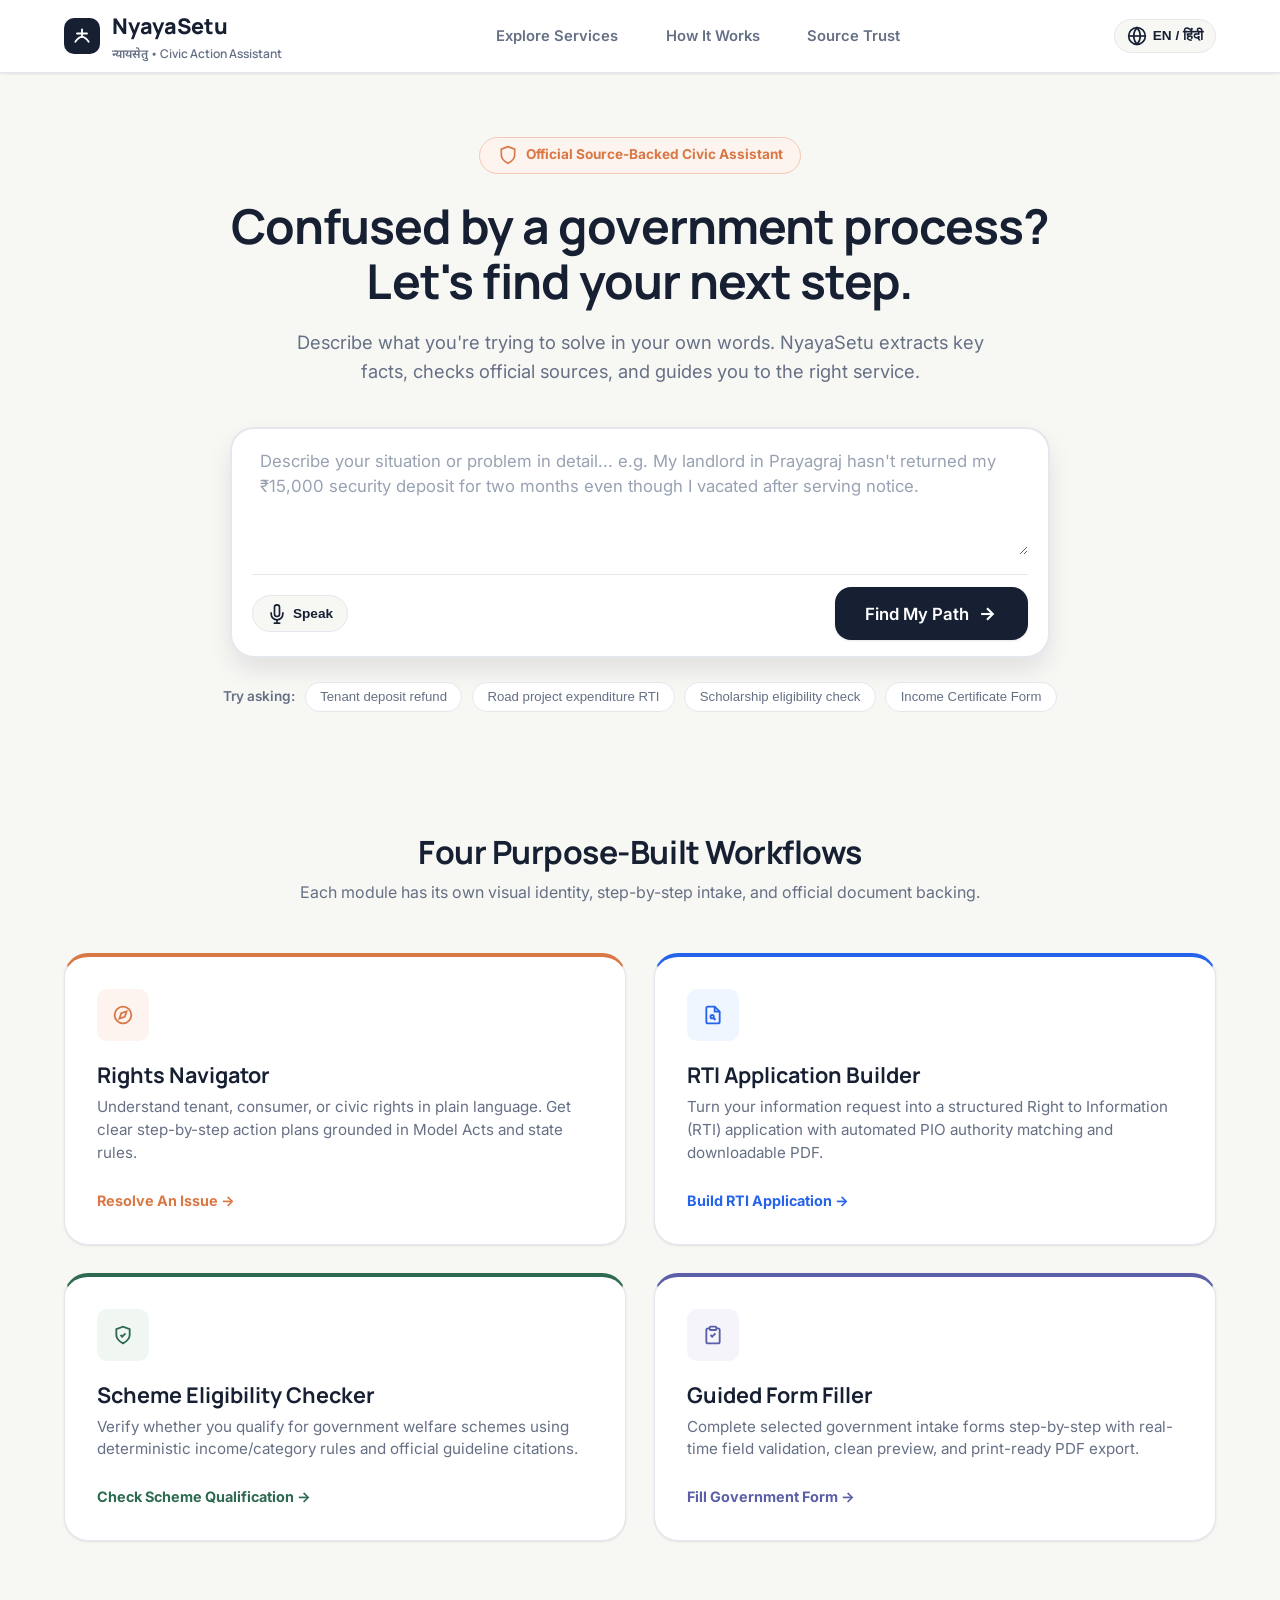
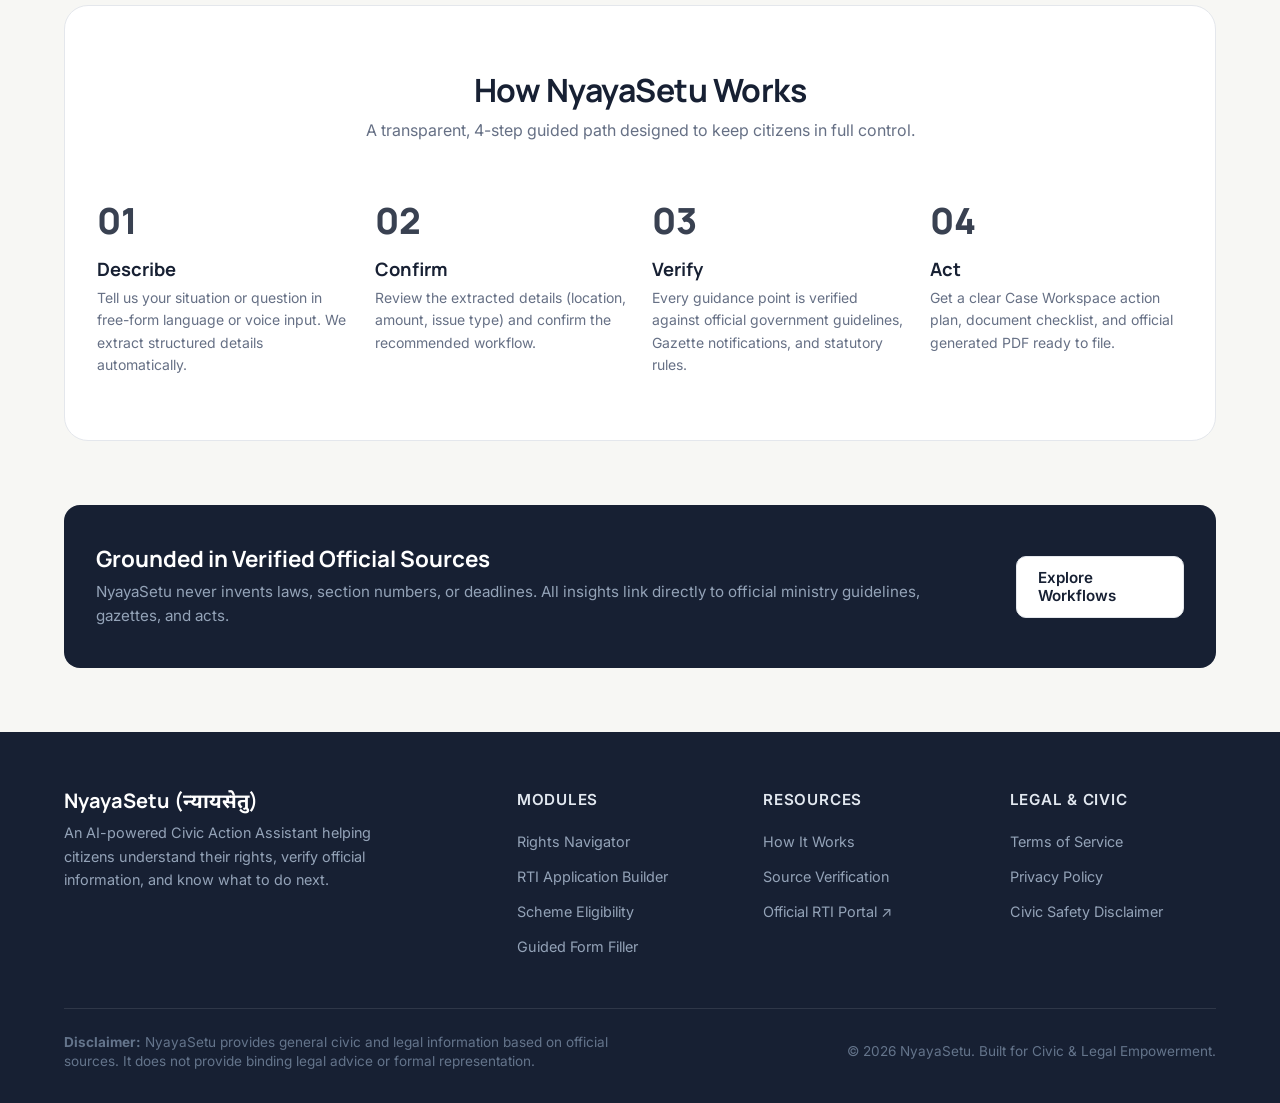
<file: index.html>
<!DOCTYPE html>
<html lang="en">
<head>
  <meta charset="UTF-8">
  <meta name="viewport" content="width=device-width, initial-scale=1.0">
  <title>NyayaSetu — AI for Civic & Legal Empowerment</title>
  <meta name="description" content="Understand your civic rights, verify official information, build RTI applications, and check scheme eligibility with NyayaSetu.">
  
  <!-- CSS Stylesheets -->
  <link rel="stylesheet" href="/css/variables.css">
  <link rel="stylesheet" href="/css/base.css">
  <link rel="stylesheet" href="/css/navbar.css">
  <link rel="stylesheet" href="/css/components.css">
  <link rel="stylesheet" href="/css/home.css">
  <link rel="stylesheet" href="/css/responsive.css">
</head>
<body>

  <!-- Navigation Header -->
  <header class="navbar">
    <div class="container navbar-container">
      <a href="/" class="brand-logo" id="nav-brand">
        <div class="logo-icon">
          <!-- Bridge / Path Icon -->
          <svg class="icon" viewBox="0 0 24 24" fill="none" stroke="currentColor" stroke-width="2.2" stroke-linecap="round" stroke-linejoin="round">
            <path d="M4 19C4 19 8 13 12 13C16 13 20 19 20 19"></path>
            <path d="M12 4V13"></path>
            <path d="M6 9L18 9"></path>
          </svg>
        </div>
        <div>
          <span>NyayaSetu</span>
          <span class="brand-subtext">न्यायसेतु • Civic Action Assistant</span>
        </div>
      </a>

      <ul class="nav-links" id="main-nav-links">
        <li><a href="#services" class="nav-link">Explore Services</a></li>
        <li><a href="#how-it-works" class="nav-link">How It Works</a></li>
        <li><a href="#trust" class="nav-link">Source Trust</a></li>
      </ul>

      <div class="nav-actions">
        <button class="lang-selector" id="lang-toggle-btn" title="Toggle Language">
          <svg class="icon" viewBox="0 0 24 24" fill="none" stroke="currentColor" stroke-width="2">
            <circle cx="12" cy="12" r="10"></circle>
            <line x1="2" y1="12" x2="22" y2="12"></line>
            <path d="M12 2a15.3 15.3 0 0 1 4 10 15.3 15.3 0 0 1-4 10 15.3 15.3 0 0 1-4-10 15.3 15.3 0 0 1 4-10z"></path>
          </svg>
          <span id="current-lang-text">EN / हिंदी</span>
        </button>

        <!-- Mobile Navigation Toggle Hamburger Button -->
        <button class="nav-toggle-btn" id="nav-toggle-btn" aria-label="Toggle navigation menu" aria-expanded="false">
          <svg class="icon" viewBox="0 0 24 24" fill="none" stroke="currentColor" stroke-width="2">
            <line x1="3" y1="12" x2="21" y2="12"></line>
            <line x1="3" y1="6" x2="21" y2="6"></line>
            <line x1="3" y1="18" x2="21" y2="18"></line>
          </svg>
        </button>
      </div>
    </div>
  </header>

  <!-- Main Content Wrapper -->
  <main id="app-main">
    
    <!-- Hero Section -->
    <section class="hero-section">
      <div class="container">
        <div class="hero-tag">
          <svg class="icon" viewBox="0 0 24 24" fill="none" stroke="currentColor" stroke-width="2">
            <path d="M12 22s8-4 8-10V5l-8-3-8 3v7c0 6 8 10 8 10z"></path>
          </svg>
          <span>Official Source-Backed Civic Assistant</span>
        </div>

        <h1 class="hero-title">
          Confused by a government process?<br>Let's find your next step.
        </h1>

        <p class="hero-subtitle">
          Describe what you're trying to solve in your own words. NyayaSetu extracts key facts, checks official sources, and guides you to the right service.
        </p>

        <!-- Search / Natural Language Problem Textarea Box -->
        <div class="hero-input-box">
          <div class="hero-textarea-wrapper">
            <textarea id="hero-query-input" class="hero-textarea" placeholder="Describe your situation or problem in detail... e.g. My landlord in Prayagraj hasn't returned my ₹15,000 security deposit for two months even though I vacated after serving notice." aria-label="What are you trying to solve?"></textarea>
          </div>

          <div class="hero-input-actions">
            <div class="hero-input-tools">
              <!-- Voice Microphone Button -->
              <button type="button" class="mic-btn" id="mic-btn" aria-label="Use voice input" aria-pressed="false">
                <svg class="icon" viewBox="0 0 24 24" fill="none" stroke="currentColor" stroke-width="2">
                  <path d="M12 1a3 3 0 0 0-3 3v8a3 3 0 0 0 6 0V4a3 3 0 0 0-3-3z"></path>
                  <path d="M19 10v2a7 7 0 0 1-14 0v-2"></path>
                  <line x1="12" y1="19" x2="12" y2="23"></line>
                  <line x1="8" y1="23" x2="16" y2="23"></line>
                </svg>
                <span class="mic-label">Speak</span>
              </button>

              <button type="button" class="clear-text-btn" id="clear-text-btn">✕ Clear</button>
            </div>

            <button type="button" class="btn btn-primary btn-lg" id="hero-submit-btn">
              <span>Find My Path</span>
              <svg class="icon" viewBox="0 0 24 24" fill="none" stroke="currentColor" stroke-width="2.5">
                <line x1="5" y1="12" x2="19" y2="12"></line>
                <polyline points="12 5 19 12 12 19"></polyline>
              </svg>
            </button>
          </div>
        </div>

        <!-- Extraction Confirmation Container (Populated dynamically when user submits) -->
        <div id="confirmation-container"></div>

        <!-- Sample Query Pills -->
        <div class="hero-examples">
          <span class="hero-examples-label">Try asking:</span>
          <button type="button" class="example-pill" data-query="My landlord in Prayagraj has not returned my ₹15,000 security deposit for two months. I asked him twice.">Tenant deposit refund</button>
          <button type="button" class="example-pill" data-query="I want to know how much money was sanctioned and spent on repairing the main road in Rampur village during 2023-2024.">Road project expenditure RTI</button>
          <button type="button" class="example-pill" data-query="I am a college student from Uttar Pradesh with family income under ₹2.5 Lakhs. Can I apply for Post-Matric Scholarship?">Scholarship eligibility check</button>
          <button type="button" class="example-pill" data-query="I need help filling an application form for Income Certificate at Tahsildar office.">Income Certificate Form</button>
        </div>
      </div>
    </section>

    <!-- Four Services Grid -->
    <section class="services-section" id="services">
      <div class="container">
        <div class="section-header">
          <h2>Four Purpose-Built Workflows</h2>
          <p>Each module has its own visual identity, step-by-step intake, and official document backing.</p>
        </div>

        <div class="services-grid">
          
          <!-- Service Card 1: Rights Navigator (Terracotta Accent) -->
          <a href="/pages/rights.html" class="service-card" id="card-rights">
            <div>
              <div class="service-icon-box">
                <svg class="icon" viewBox="0 0 24 24" fill="none" stroke="currentColor" stroke-width="2.2">
                  <circle cx="12" cy="12" r="10"></circle>
                  <polygon points="16.24 7.76 14.12 14.12 7.76 16.24 9.88 9.88 16.24 7.76"></polygon>
                </svg>
              </div>
              <h3>Rights Navigator</h3>
              <p>Understand tenant, consumer, or civic rights in plain language. Get clear step-by-step action plans grounded in Model Acts and state rules.</p>
            </div>
            <span class="service-link-text">
              Resolve An Issue →
            </span>
          </a>

          <!-- Service Card 2: RTI Application Builder (Deep Blue Accent) -->
          <a href="/pages/rti.html" class="service-card" id="card-rti">
            <div>
              <div class="service-icon-box">
                <svg class="icon" viewBox="0 0 24 24" fill="none" stroke="currentColor" stroke-width="2.2">
                  <path d="M14 2H6a2 2 0 0 0-2 2v16a2 2 0 0 0 2 2h12a2 2 0 0 0 2-2V8z"></path>
                  <polyline points="14 2 14 8 20 8"></polyline>
                  <circle cx="11" cy="14" r="2"></circle>
                  <line x1="12.5" y1="15.5" x2="15" y2="18"></line>
                </svg>
              </div>
              <h3>RTI Application Builder</h3>
              <p>Turn your information request into a structured Right to Information (RTI) application with automated PIO authority matching and downloadable PDF.</p>
            </div>
            <span class="service-link-text">
              Build RTI Application →
            </span>
          </a>

          <!-- Service Card 3: Scheme Eligibility Checker (Muted Green Accent) -->
          <a href="/pages/schemes.html" class="service-card" id="card-schemes">
            <div>
              <div class="service-icon-box">
                <svg class="icon" viewBox="0 0 24 24" fill="none" stroke="currentColor" stroke-width="2.2">
                  <path d="M12 22s8-4 8-10V5l-8-3-8 3v7c0 6 8 10 8 10z"></path>
                  <polyline points="9 12 11 14 15 10"></polyline>
                </svg>
              </div>
              <h3>Scheme Eligibility Checker</h3>
              <p>Verify whether you qualify for government welfare schemes using deterministic income/category rules and official guideline citations.</p>
            </div>
            <span class="service-link-text">
              Check Scheme Qualification →
            </span>
          </a>

          <!-- Service Card 4: Guided Form Filler (Muted Indigo Accent) -->
          <a href="/pages/forms.html" class="service-card" id="card-forms">
            <div>
              <div class="service-icon-box">
                <svg class="icon" viewBox="0 0 24 24" fill="none" stroke="currentColor" stroke-width="2.2">
                  <path d="M16 4h2a2 2 0 0 1 2 2v14a2 2 0 0 1-2 2H6a2 2 0 0 1-2-2V6a2 2 0 0 1 2-2h2"></path>
                  <rect x="8" y="2" width="8" height="4" rx="1" ry="1"></rect>
                  <path d="M9 12l2 2 4-4"></path>
                </svg>
              </div>
              <h3>Guided Form Filler</h3>
              <p>Complete selected government intake forms step-by-step with real-time field validation, clean preview, and print-ready PDF export.</p>
            </div>
            <span class="service-link-text">
              Fill Government Form →
            </span>
          </a>

        </div>
      </div>
    </section>

    <!-- How It Works Section -->
    <section class="container" id="how-it-works">
      <div class="how-it-works-section">
        <div class="section-header">
          <h2>How NyayaSetu Works</h2>
          <p>A transparent, 4-step guided path designed to keep citizens in full control.</p>
        </div>

        <div class="steps-grid">
          
          <div class="step-card">
            <div class="step-badge">01</div>
            <h4>Describe</h4>
            <p>Tell us your situation or question in free-form language or voice input. We extract structured details automatically.</p>
          </div>

          <div class="step-card">
            <div class="step-badge">02</div>
            <h4>Confirm</h4>
            <p>Review the extracted details (location, amount, issue type) and confirm the recommended workflow.</p>
          </div>

          <div class="step-card">
            <div class="step-badge">03</div>
            <h4>Verify</h4>
            <p>Every guidance point is verified against official government guidelines, Gazette notifications, and statutory rules.</p>
          </div>

          <div class="step-card">
            <div class="step-badge">04</div>
            <h4>Act</h4>
            <p>Get a clear Case Workspace action plan, document checklist, and official generated PDF ready to file.</p>
          </div>

        </div>
      </div>
    </section>

    <!-- Trust & Source Reliability Section -->
    <section class="container" id="trust">
      <div class="trust-banner">
        <div class="trust-content">
          <h3>Grounded in Verified Official Sources</h3>
          <p>NyayaSetu never invents laws, section numbers, or deadlines. All insights link directly to official ministry guidelines, gazettes, and acts.</p>
        </div>
        <div>
          <a href="#services" class="btn btn-outline" style="background-color: #FFFFFF; color: var(--primary-navy);">
            Explore Workflows
          </a>
        </div>
      </div>
    </section>

  </main>

  <!-- Footer -->
  <footer class="footer">
    <div class="container">
      <div class="footer-grid">
        <div class="footer-brand">
          <h3>NyayaSetu (न्यायसेतु)</h3>
          <p>An AI-powered Civic Action Assistant helping citizens understand their rights, verify official information, and know what to do next.</p>
        </div>

        <div>
          <div class="footer-title">Modules</div>
          <ul class="footer-links">
            <li><a href="/pages/rights.html">Rights Navigator</a></li>
            <li><a href="/pages/rti.html">RTI Application Builder</a></li>
            <li><a href="/pages/schemes.html">Scheme Eligibility</a></li>
            <li><a href="/pages/forms.html">Guided Form Filler</a></li>
          </ul>
        </div>

        <div>
          <div class="footer-title">Resources</div>
          <ul class="footer-links">
            <li><a href="#how-it-works">How It Works</a></li>
            <li><a href="#trust">Source Verification</a></li>
            <li><a href="https://rti.gov.in" target="_blank" rel="noopener">Official RTI Portal ↗</a></li>
          </ul>
        </div>

        <div>
          <div class="footer-title">Legal & Civic</div>
          <ul class="footer-links">
            <li><a href="#">Terms of Service</a></li>
            <li><a href="#">Privacy Policy</a></li>
            <li><a href="#">Civic Safety Disclaimer</a></li>
          </ul>
        </div>
      </div>

      <div class="footer-bottom">
        <div class="footer-disclaimer">
          <strong>Disclaimer:</strong> NyayaSetu provides general civic and legal information based on official sources. It does not provide binding legal advice or formal representation.
        </div>
        <div>
          © 2026 NyayaSetu. Built for Civic & Legal Empowerment.
        </div>
      </div>
    </div>
  </footer>

  <!-- Core JavaScript Controllers -->
  <script src="/js/translator.js"></script>
  <script src="/js/api.js"></script>
  <script src="/js/ui.js"></script>
  <script src="/js/navigation.js"></script>
  <script src="/js/voice.js"></script>
  <script src="/js/validation.js"></script>
  <script src="/js/app.js"></script>
</body>
</html>
</file>
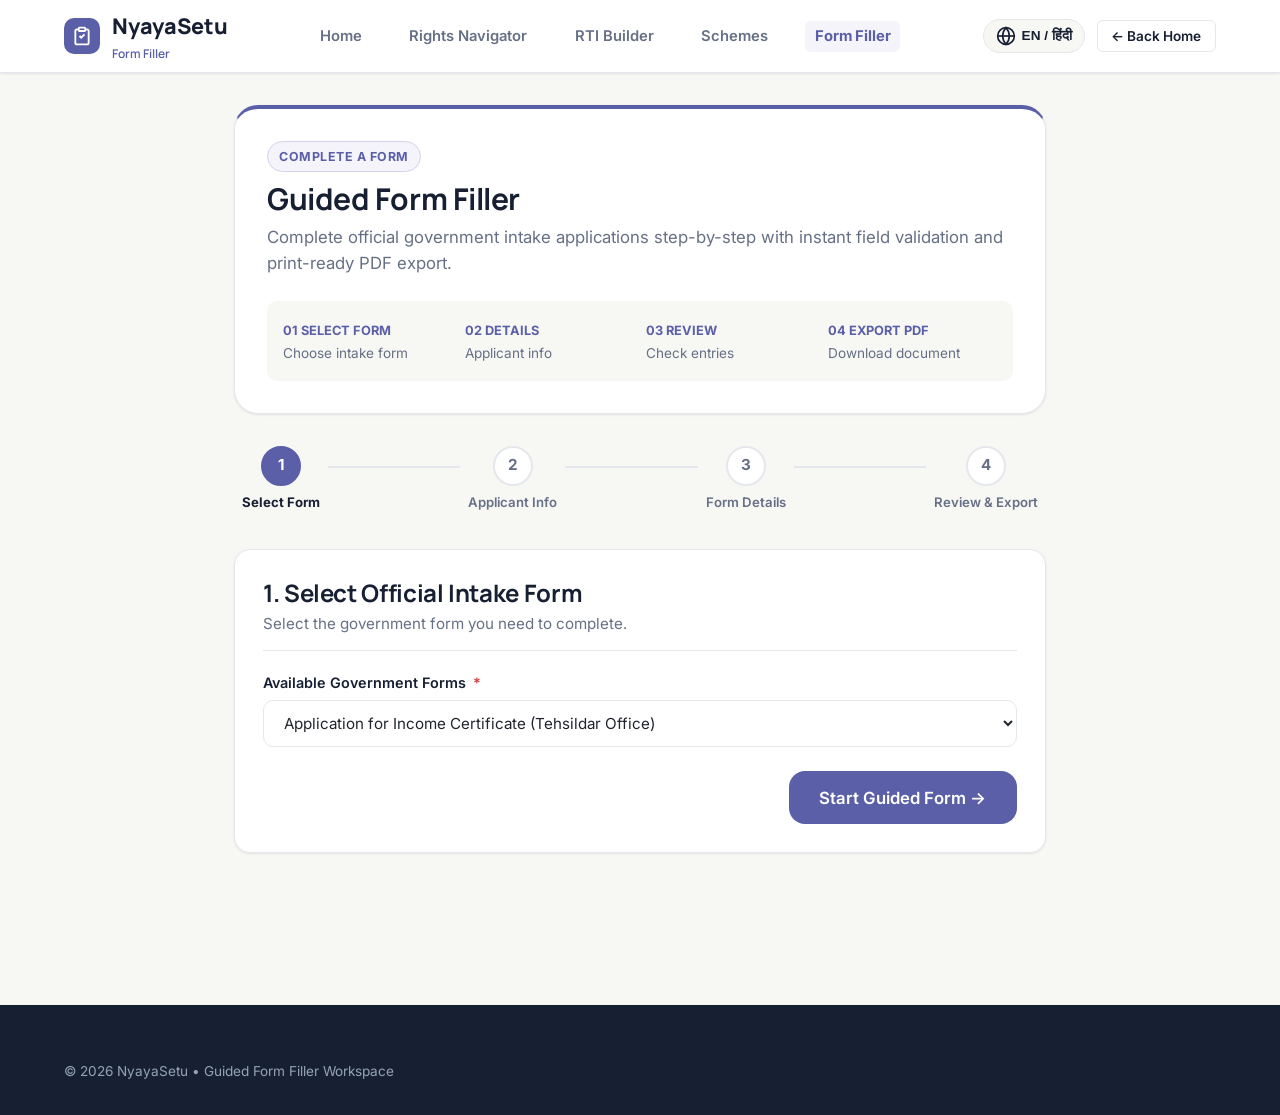
<file: pages/forms.html>
<!DOCTYPE html>
<html lang="en">
<head>
  <meta charset="UTF-8">
  <meta name="viewport" content="width=device-width, initial-scale=1.0">
  <title>Guided Form Filler — NyayaSetu</title>
  <meta name="description" content="Complete official government intake forms step-by-step with real-time field validation and PDF download.">
  
  <link rel="stylesheet" href="/css/variables.css">
  <link rel="stylesheet" href="/css/base.css">
  <link rel="stylesheet" href="/css/navbar.css">
  <link rel="stylesheet" href="/css/components.css">
  <link rel="stylesheet" href="/css/forms.css">
  <link rel="stylesheet" href="/css/responsive.css">
</head>
<body>

  <!-- Navbar -->
  <header class="navbar">
    <div class="container navbar-container">
      <a href="/" class="brand-logo">
        <div class="logo-icon" style="background-color: var(--accent-form);">
          <svg class="icon" viewBox="0 0 24 24" fill="none" stroke="currentColor" stroke-width="2.2">
            <path d="M16 4h2a2 2 0 0 1 2 2v14a2 2 0 0 1-2 2H6a2 2 0 0 1-2-2V6a2 2 0 0 1 2-2h2"></path>
            <rect x="8" y="2" width="8" height="4" rx="1" ry="1"></rect>
            <path d="M9 12l2 2 4-4"></path>
          </svg>
        </div>
        <div>
          <span>NyayaSetu</span>
          <span class="brand-subtext" style="color: var(--accent-form);">Form Filler</span>
        </div>
      </a>

      <ul class="nav-links">
        <li><a href="/" class="nav-link">Home</a></li>
        <li><a href="/pages/rights.html" class="nav-link">Rights Navigator</a></li>
        <li><a href="/pages/rti.html" class="nav-link">RTI Builder</a></li>
        <li><a href="/pages/schemes.html" class="nav-link">Schemes</a></li>
        <li><a href="/pages/forms.html" class="nav-link active active-forms">Form Filler</a></li>
      </ul>

      <div class="nav-actions">
        <button class="lang-selector" id="lang-toggle-btn" title="Toggle Language">
          <svg class="icon" viewBox="0 0 24 24" fill="none" stroke="currentColor" stroke-width="2">
            <circle cx="12" cy="12" r="10"></circle>
            <line x1="2" y1="12" x2="22" y2="12"></line>
            <path d="M12 2a15.3 15.3 0 0 1 4 10 15.3 15.3 0 0 1-4 10 15.3 15.3 0 0 1-4-10 15.3 15.3 0 0 1 4-10z"></path>
          </svg>
          <span id="current-lang-text">EN / हिंदी</span>
        </button>
        <a href="/" class="btn btn-sm btn-outline">← Back Home</a>
        <button class="nav-toggle-btn" id="nav-toggle-btn" aria-label="Toggle menu">
          <svg class="icon" viewBox="0 0 24 24" fill="none" stroke="currentColor" stroke-width="2">
            <line x1="3" y1="12" x2="21" y2="12"></line>
            <line x1="3" y1="6" x2="21" y2="6"></line>
            <line x1="3" y1="18" x2="21" y2="18"></line>
          </svg>
        </button>
      </div>
    </div>
  </header>

  <main id="app-main" class="container-narrow" style="padding-top: 2rem;">

    <!-- Feature Overview Landing Header -->
    <div class="feature-landing-header form-theme">
      <div style="display: flex; align-items: center; gap: 0.75rem; margin-bottom: 0.5rem;">
        <span class="badge" style="background-color: var(--accent-form-light); color: var(--accent-form); border: 1px solid var(--accent-form-border);">
          COMPLETE A FORM
        </span>
      </div>
      <h2>Guided Form Filler</h2>
      <p style="margin-top: 0.35rem; font-size: 1.05rem;">
        Complete official government intake applications step-by-step with instant field validation and print-ready PDF export.
      </p>
      
      <div style="display: grid; grid-template-columns: repeat(4, 1fr); gap: 0.75rem; margin-top: 1.5rem; background-color: var(--bg-warm); padding: 1rem; border-radius: var(--radius-md);">
        <div>
          <strong style="font-size: 0.8rem; color: var(--accent-form);">01 SELECT FORM</strong>
          <div style="font-size: 0.85rem; color: var(--text-secondary);">Choose intake form</div>
        </div>
        <div>
          <strong style="font-size: 0.8rem; color: var(--accent-form);">02 DETAILS</strong>
          <div style="font-size: 0.85rem; color: var(--text-secondary);">Applicant info</div>
        </div>
        <div>
          <strong style="font-size: 0.8rem; color: var(--accent-form);">03 REVIEW</strong>
          <div style="font-size: 0.85rem; color: var(--text-secondary);">Check entries</div>
        </div>
        <div>
          <strong style="font-size: 0.8rem; color: var(--accent-form);">04 EXPORT PDF</strong>
          <div style="font-size: 0.85rem; color: var(--text-secondary);">Download document</div>
        </div>
      </div>
    </div>

    <!-- Stepper -->
    <div class="stepper stepper-forms">
      <div class="step-item active" id="step-indicator-1">
        <div class="step-number">1</div>
        <span class="step-label">Select Form</span>
      </div>
      <div class="step-item" id="step-indicator-2">
        <div class="step-number">2</div>
        <span class="step-label">Applicant Info</span>
      </div>
      <div class="step-item" id="step-indicator-3">
        <div class="step-number">3</div>
        <span class="step-label">Form Details</span>
      </div>
      <div class="step-item" id="step-indicator-4">
        <div class="step-number">4</div>
        <span class="step-label">Review & Export</span>
      </div>
    </div>

    <!-- Step 1: Form Selection -->
    <div id="step-view-1">
      <div class="card">
        <div class="card-header">
          <h2>1. Select Official Intake Form</h2>
          <p>Select the government form you need to complete.</p>
        </div>

        <form id="form-step-1-form" onsubmit="event.preventDefault();">
          <div class="form-group">
            <label for="form-type-select" class="form-label">Available Government Forms <span class="required">*</span></label>
            <select id="form-type-select" class="form-control">
              <option value="income_cert">Application for Income Certificate (Tehsildar Office)</option>
              <option value="cpgrams_grievance">CPGRAMS Public Grievance Intake Form</option>
              <option value="consumer_complaint">Consumer Dispute Redressal Complaint Application</option>
            </select>
          </div>

          <div style="display: flex; justify-content: flex-end; margin-top: 1.5rem;">
            <button type="button" class="btn btn-form btn-lg" id="form-next-btn-1">
              <span>Start Guided Form →</span>
            </button>
          </div>
        </form>
      </div>
    </div>

    <!-- Step 2: Personal Details -->
    <div id="step-view-2" style="display: none;">
      <div class="card">
        <div class="card-header">
          <h2>2. Personal & Contact Details</h2>
          <p>Please enter basic applicant information.</p>
        </div>

        <form id="form-step-2-form" onsubmit="event.preventDefault();">
          <div class="form-group">
            <label for="form-full-name" class="form-label">Full Name (as per Aadhaar/ID) <span class="required">*</span></label>
            <input type="text" id="form-full-name" class="form-control" placeholder="e.g. Sunita Devi" required>
          </div>

          <div style="display: grid; grid-template-columns: 1fr 1fr; gap: 1rem;">
            <div class="form-group">
              <label for="form-mobile" class="form-label">Mobile Number <span class="required">*</span></label>
              <input type="tel" id="form-mobile" class="form-control" placeholder="e.g. 9876543210" required>
            </div>
            <div class="form-group">
              <label for="form-aadhaar-last4" class="form-label">Aadhaar (Last 4 Digits)</label>
              <input type="text" id="form-aadhaar-last4" class="form-control" placeholder="e.g. 4321" maxlength="4">
            </div>
          </div>

          <div class="form-group">
            <label for="form-address" class="form-label">Permanent Address <span class="required">*</span></label>
            <textarea id="form-address" class="form-control" placeholder="Village / Ward / Street address..." required></textarea>
          </div>

          <div style="display: flex; justify-content: space-between; margin-top: 1.5rem;">
            <button type="button" class="btn btn-outline" onclick="Navigation.goToStep(1)">← Back</button>
            <button type="button" class="btn btn-form btn-lg" id="form-next-btn-2">
              <span>Continue to Form Specifics →</span>
            </button>
          </div>
        </form>
      </div>
    </div>

    <!-- Step 3: Specific Form Fields -->
    <div id="step-view-3" style="display: none;">
      <div class="card">
        <div class="card-header">
          <h2>3. Specific Form Fields</h2>
          <p>Provide specific information requested by the selected authority form.</p>
        </div>

        <form id="form-step-3-form" onsubmit="event.preventDefault();">
          <div id="dynamic-form-fields">
            <!-- Rendered dynamically based on form choice -->
          </div>

          <div style="display: flex; justify-content: space-between; margin-top: 2rem;">
            <button type="button" class="btn btn-outline" onclick="Navigation.goToStep(2)">← Back</button>
            <button type="button" class="btn btn-form btn-lg" id="form-review-btn">
              <span>Review Complete Form →</span>
            </button>
          </div>
        </form>
      </div>
    </div>

    <!-- Step 4: Complete Review & PDF Export -->
    <div id="step-view-4" style="display: none;">
      <div class="card">
        <div class="card-header">
          <h2>4. Review & Export Form</h2>
          <p>Verify your details before exporting your final PDF.</p>
        </div>

        <div id="form-review-summary">
          <!-- Rendered review summary -->
        </div>

        <div style="display: flex; justify-content: space-between; margin-top: 2rem; flex-wrap: wrap; gap: 1rem;">
          <button type="button" class="btn btn-outline" onclick="Navigation.goToStep(3)">← Edit Details</button>
          <button type="button" class="btn btn-form btn-lg" id="form-export-pdf-btn">
            <svg class="icon" viewBox="0 0 24 24" fill="none" stroke="currentColor" stroke-width="2">
              <path d="M21 15v4a2 2 0 0 1-2 2H5a2 2 0 0 1-2-2v-4"></path>
              <polyline points="7 10 12 15 17 10"></polyline>
              <line x1="12" y1="15" x2="12" y2="3"></line>
            </svg>
            <span>Download Completed Form PDF</span>
          </button>
        </div>
      </div>
    </div>

  </main>

  <footer class="footer" style="margin-top: 4rem;">
    <div class="container text-center" style="font-size: 0.85rem; color: #94A3B8;">
      © 2026 NyayaSetu • Guided Form Filler Workspace
    </div>
  </footer>

  <script src="/js/translator.js"></script>
  <script src="/js/api.js"></script>
  <script src="/js/ui.js"></script>
  <script src="/js/navigation.js"></script>
  <script src="/js/validation.js"></script>
  <script src="/js/forms.js"></script>
</body>
</html>
</file>
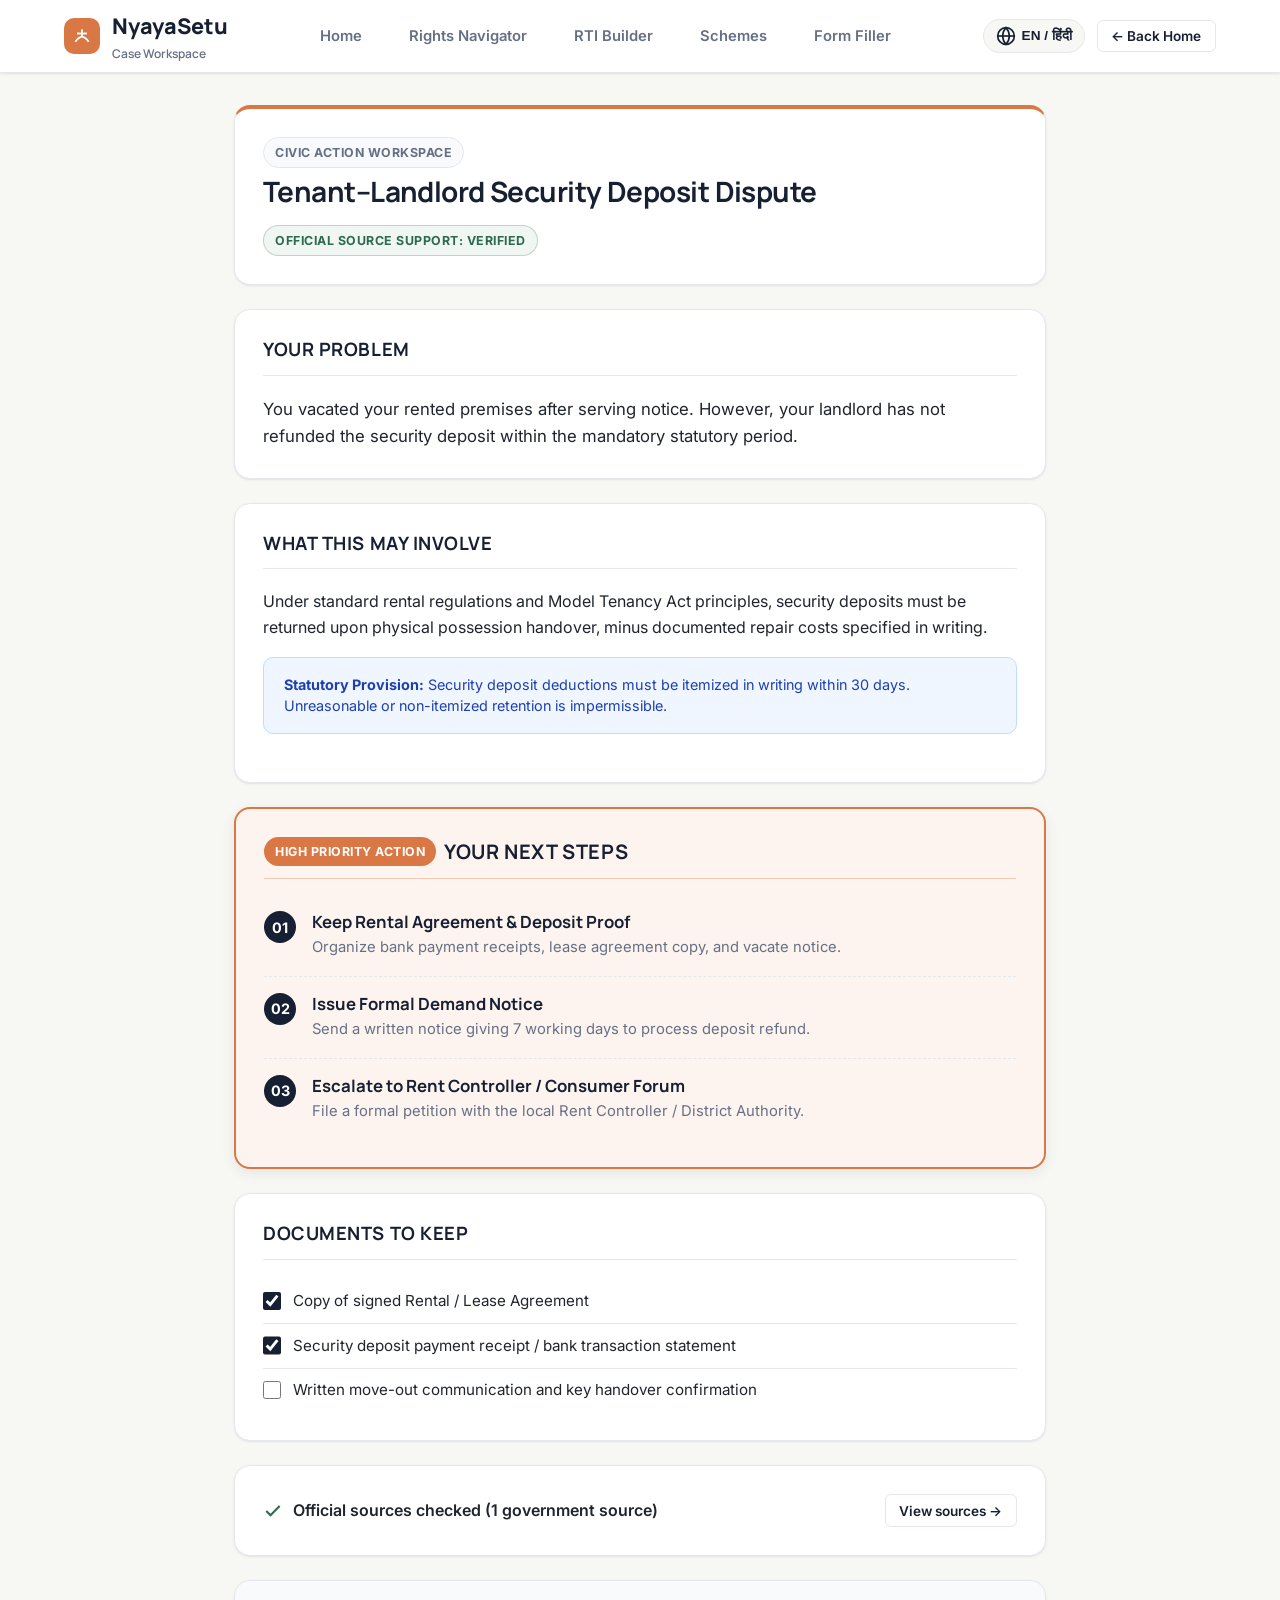
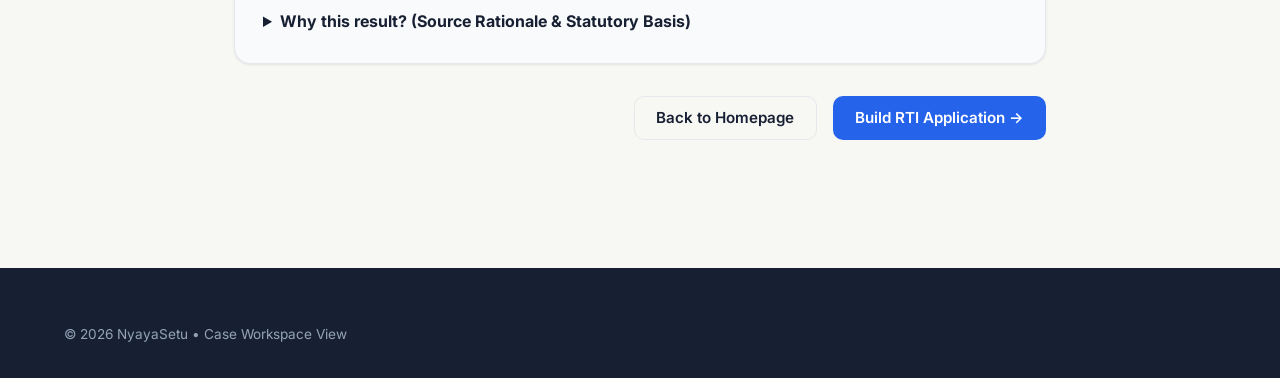
<file: pages/result.html>
<!DOCTYPE html>
<html lang="en">
<head>
  <meta charset="UTF-8">
  <meta name="viewport" content="width=device-width, initial-scale=1.0">
  <title>Case Guidance Workspace — NyayaSetu</title>
  <meta name="description" content="Structured civic guidance workspace with verified official sources and actionable step-by-step guidance.">
  
  <link rel="stylesheet" href="/css/variables.css">
  <link rel="stylesheet" href="/css/base.css">
  <link rel="stylesheet" href="/css/navbar.css">
  <link rel="stylesheet" href="/css/components.css">
  <link rel="stylesheet" href="/css/responsive.css">
</head>
<body>

  <!-- Navbar -->
  <header class="navbar">
    <div class="container navbar-container">
      <a href="/" class="brand-logo">
        <div class="logo-icon" style="background-color: var(--accent-rights);">
          <svg class="icon" viewBox="0 0 24 24" fill="none" stroke="currentColor" stroke-width="2.2">
            <path d="M4 19C4 19 8 13 12 13C16 13 20 19 20 19"></path>
            <path d="M12 4V13"></path>
            <path d="M6 9L18 9"></path>
          </svg>
        </div>
        <div>
          <span>NyayaSetu</span>
          <span class="brand-subtext">Case Workspace</span>
        </div>
      </a>

      <ul class="nav-links">
        <li><a href="/" class="nav-link">Home</a></li>
        <li><a href="/pages/rights.html" class="nav-link">Rights Navigator</a></li>
        <li><a href="/pages/rti.html" class="nav-link">RTI Builder</a></li>
        <li><a href="/pages/schemes.html" class="nav-link">Schemes</a></li>
        <li><a href="/pages/forms.html" class="nav-link">Form Filler</a></li>
      </ul>

      <div class="nav-actions">
        <button class="lang-selector" id="lang-toggle-btn" title="Toggle Language">
          <svg class="icon" viewBox="0 0 24 24" fill="none" stroke="currentColor" stroke-width="2">
            <circle cx="12" cy="12" r="10"></circle>
            <line x1="2" y1="12" x2="22" y2="12"></line>
            <path d="M12 2a15.3 15.3 0 0 1 4 10 15.3 15.3 0 0 1-4 10 15.3 15.3 0 0 1-4-10 15.3 15.3 0 0 1 4-10z"></path>
          </svg>
          <span id="current-lang-text">EN / हिंदी</span>
        </button>
        <a href="/" class="btn btn-sm btn-outline">← Back Home</a>
        <button class="nav-toggle-btn" id="nav-toggle-btn" aria-label="Toggle menu">
          <svg class="icon" viewBox="0 0 24 24" fill="none" stroke="currentColor" stroke-width="2">
            <line x1="3" y1="12" x2="21" y2="12"></line>
            <line x1="3" y1="6" x2="21" y2="6"></line>
            <line x1="3" y1="18" x2="21" y2="18"></line>
          </svg>
        </button>
      </div>
    </div>
  </header>

  <main id="app-main" class="container-narrow" style="padding-top: 2rem;">

    <!-- Case Workspace Header -->
    <div class="card" style="border-top: 4px solid var(--accent-rights);">
      <div style="display: flex; justify-content: space-between; align-items: center; flex-wrap: wrap; gap: 1rem;">
        <div>
          <span class="badge badge-neutral">CIVIC ACTION WORKSPACE</span>
          <h1 style="font-size: 1.75rem; margin-top: 0.35rem; color: var(--primary-navy);" id="case-title">Tenant–Landlord Security Deposit Dispute</h1>
        </div>
        <div>
          <span class="badge badge-success">Official Source Support: Verified</span>
        </div>
      </div>
    </div>

    <!-- 1. YOUR PROBLEM -->
    <div class="card">
      <div class="card-header">
        <h3 style="font-size: 1.15rem; text-transform: uppercase; letter-spacing: 0.03em; color: var(--primary-navy);">YOUR PROBLEM</h3>
      </div>
      <p style="font-size: 1.05rem; color: var(--text-primary);" id="case-understanding">
        You vacated your rented premises after serving notice. However, your landlord has not refunded the security deposit within the mandatory statutory period.
      </p>
    </div>

    <!-- 2. WHAT THIS MAY INVOLVE -->
    <div class="card">
      <div class="card-header">
        <h3 style="font-size: 1.15rem; text-transform: uppercase; letter-spacing: 0.03em; color: var(--primary-navy);">WHAT THIS MAY INVOLVE</h3>
      </div>
      <p style="font-size: 1rem; color: var(--text-primary); margin-bottom: 1rem;" id="case-involve">
        Under standard rental regulations and Model Tenancy Act principles, security deposits must be returned upon physical possession handover, minus documented repair costs specified in writing.
      </p>
      
      <div class="alert alert-info">
        <div>
          <strong>Statutory Provision:</strong> Security deposit deductions must be itemized in writing within 30 days. Unreasonable or non-itemized retention is impermissible.
        </div>
      </div>
    </div>

    <!-- 3. YOUR NEXT STEPS (Highest Visual Emphasis) -->
    <div class="card" style="border: 2px solid var(--accent-rights); background-color: var(--accent-rights-light); box-shadow: var(--shadow-md);">
      <div class="card-header" style="border-bottom: 1px solid var(--accent-rights-border); padding-bottom: 0.75rem; margin-bottom: 1rem;">
        <div style="display: flex; align-items: center; gap: 0.5rem;">
          <span class="badge" style="background-color: var(--accent-rights); color: #FFFFFF;">HIGH PRIORITY ACTION</span>
          <h3 style="font-size: 1.25rem; text-transform: uppercase; letter-spacing: 0.03em; color: var(--primary-navy); margin: 0;">YOUR NEXT STEPS</h3>
        </div>
      </div>
      <div class="action-plan-list" id="case-steps">
        <div class="action-step-item">
          <div class="step-num-badge">01</div>
          <div>
            <h4 style="font-size: 1.05rem; margin-bottom: 0.25rem;">Keep Rental Agreement & Deposit Proof</h4>
            <p style="font-size: 0.925rem; color: var(--text-secondary);">Organize bank payment receipts, lease agreement copy, and vacate notice.</p>
          </div>
        </div>
        <div class="action-step-item">
          <div class="step-num-badge">02</div>
          <div>
            <h4 style="font-size: 1.05rem; margin-bottom: 0.25rem;">Issue Formal Demand Notice</h4>
            <p style="font-size: 0.925rem; color: var(--text-secondary);">Send a written notice giving 7 working days to process deposit refund.</p>
          </div>
        </div>
        <div class="action-step-item">
          <div class="step-num-badge">03</div>
          <div>
            <h4 style="font-size: 1.05rem; margin-bottom: 0.25rem;">Escalate to Rent Controller / Consumer Forum</h4>
            <p style="font-size: 0.925rem; color: var(--text-secondary);">File a formal petition with the local Rent Controller / District Authority.</p>
          </div>
        </div>
      </div>
    </div>

    <!-- 4. DOCUMENTS TO KEEP -->
    <div class="card">
      <div class="card-header">
        <h3 style="font-size: 1.15rem; text-transform: uppercase; letter-spacing: 0.03em; color: var(--primary-navy);">DOCUMENTS TO KEEP</h3>
      </div>
      <label class="checklist-item">
        <input type="checkbox" checked>
        <span>Copy of signed Rental / Lease Agreement</span>
      </label>
      <label class="checklist-item">
        <input type="checkbox" checked>
        <span>Security deposit payment receipt / bank transaction statement</span>
      </label>
      <label class="checklist-item">
        <input type="checkbox">
        <span>Written move-out communication and key handover confirmation</span>
      </label>
    </div>

    <!-- 5. OFFICIAL SOURCES (Compact Default Accordion) -->
    <div class="card compact-sources-card">
      <details style="cursor: pointer;">
        <summary style="display: flex; justify-content: space-between; align-items: center; font-weight: 600; list-style: none;">
          <div style="display: flex; align-items: center; gap: 0.6rem;">
            <svg class="icon" viewBox="0 0 24 24" fill="none" stroke="var(--success-green)" stroke-width="2.5" style="width: 1.25rem; height: 1.25rem;">
              <polyline points="20 6 9 17 4 12"></polyline>
            </svg>
            <span>Official sources checked (1 government source)</span>
          </div>
          <span class="btn btn-sm btn-outline" style="pointer-events: none;">View sources →</span>
        </summary>
        <div style="margin-top: 1rem; border-top: 1px solid var(--border-color); padding-top: 1rem;">
          <div class="source-card">
            <div class="source-card-header">
              <span class="source-title">Model Tenancy Act 2021</span>
              <span class="badge badge-neutral">Ministry of Housing & Urban Affairs</span>
            </div>
            <p style="font-size: 0.85rem; color: var(--text-secondary);">
              <strong>Section / Reference:</strong> Section 11 (Security Deposit Standards)
            </p>
            <div class="source-snippet">
              "The security deposit to be paid by the tenant shall be refunded upon vacating the premises after necessary deductions."
            </div>
          </div>
        </div>
      </details>
    </div>

    <!-- Why This Result? Expandable Accordion -->
    <div class="card" style="background-color: var(--bg-surface-elevated);">
      <details style="cursor: pointer;">
        <summary style="font-weight: 700; color: var(--primary-navy);">Why this result? (Source Rationale & Statutory Basis)</summary>
        <p style="margin-top: 0.75rem; font-size: 0.9rem; color: var(--text-secondary); line-height: 1.6;">
          This guidance was generated by analyzing your input against indexed official documents from the Model Tenancy Act 2021 and State Rent Control provisions. All claims are grounded in non-conflicting public sources.
        </p>
      </details>
    </div>

    <div style="display: flex; gap: 1rem; justify-content: flex-end; flex-wrap: wrap; margin-top: 2rem;">
      <a href="/" class="btn btn-outline">Back to Homepage</a>
      <a href="/pages/rti.html" class="btn btn-rti">Build RTI Application →</a>
    </div>

  </main>

  <footer class="footer" style="margin-top: 4rem;">
    <div class="container text-center" style="font-size: 0.85rem; color: #94A3B8;">
      © 2026 NyayaSetu • Case Workspace View
    </div>
  </footer>

  <script src="/js/translator.js"></script>
  <script src="/js/navigation.js"></script>
</body>
</html>
</file>
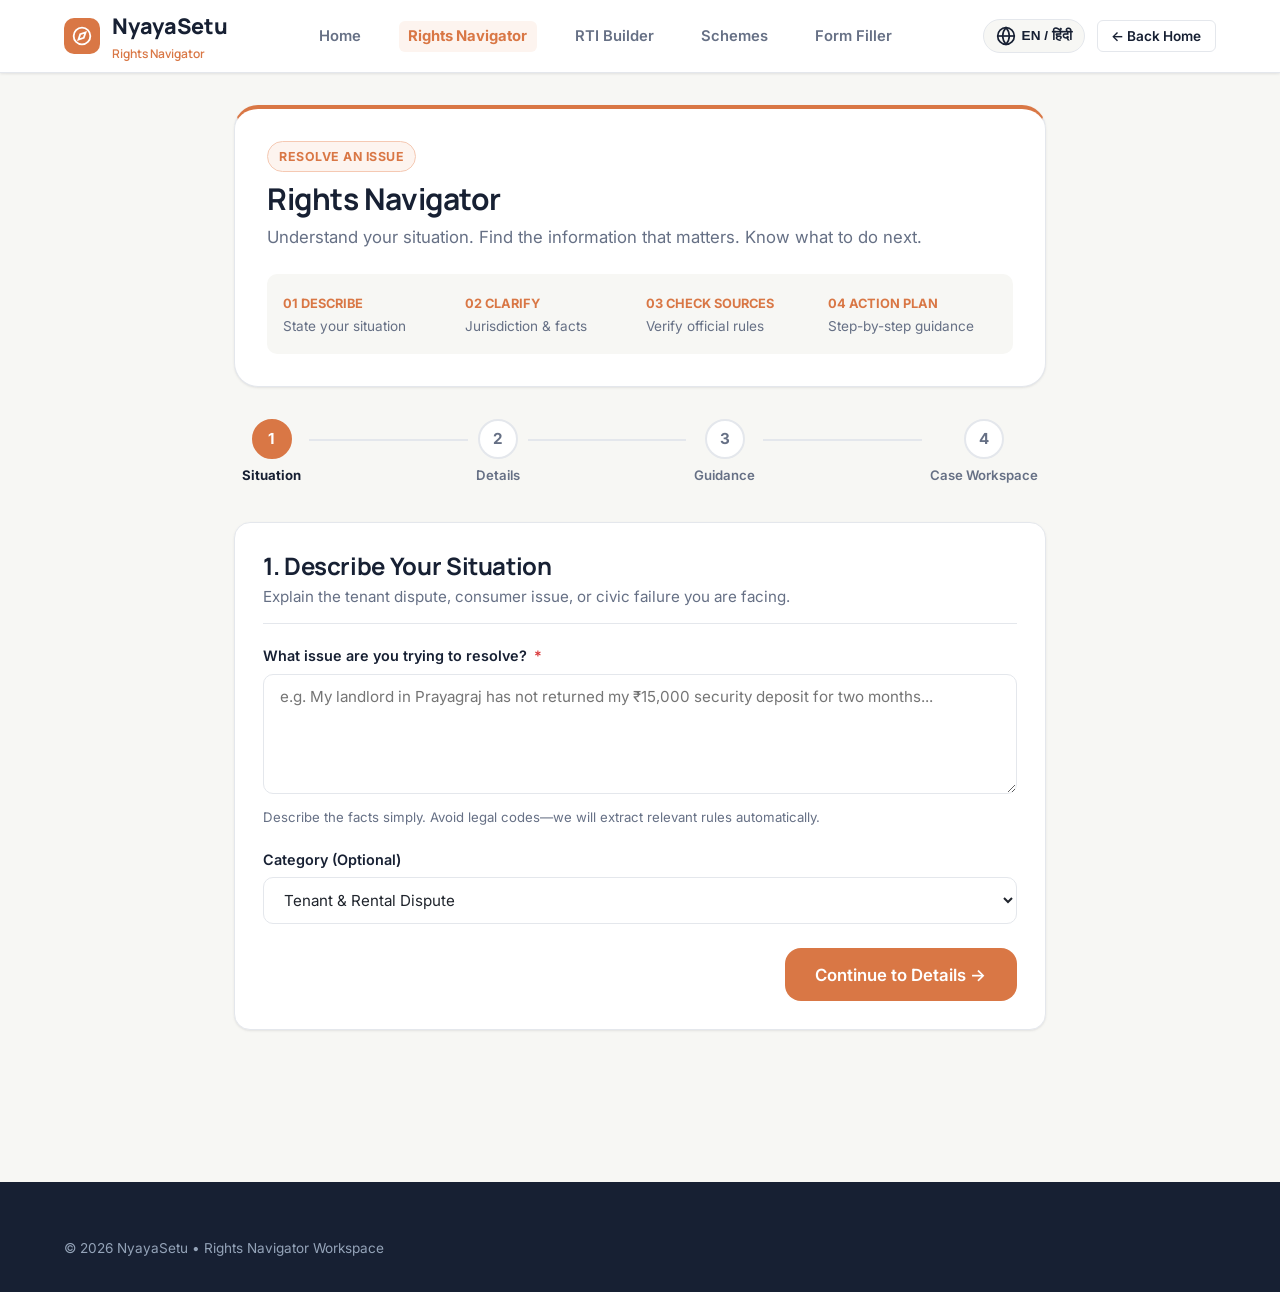
<file: pages/rights.html>
<!DOCTYPE html>
<html lang="en">
<head>
  <meta charset="UTF-8">
  <meta name="viewport" content="width=device-width, initial-scale=1.0">
  <title>Rights Navigator — NyayaSetu</title>
  <meta name="description" content="Understand your civic and legal rights in simple language backed by official sources.">
  
  <link rel="stylesheet" href="/css/variables.css">
  <link rel="stylesheet" href="/css/base.css">
  <link rel="stylesheet" href="/css/navbar.css">
  <link rel="stylesheet" href="/css/components.css">
  <link rel="stylesheet" href="/css/rights.css">
  <link rel="stylesheet" href="/css/responsive.css">
</head>
<body>

  <!-- Navbar -->
  <header class="navbar">
    <div class="container navbar-container">
      <a href="/" class="brand-logo">
        <div class="logo-icon" style="background-color: var(--accent-rights);">
          <svg class="icon" viewBox="0 0 24 24" fill="none" stroke="currentColor" stroke-width="2.2">
            <circle cx="12" cy="12" r="10"></circle>
            <polygon points="16.24 7.76 14.12 14.12 7.76 16.24 9.88 9.88 16.24 7.76"></polygon>
          </svg>
        </div>
        <div>
          <span>NyayaSetu</span>
          <span class="brand-subtext" style="color: var(--accent-rights);">Rights Navigator</span>
        </div>
      </a>

      <ul class="nav-links">
        <li><a href="/" class="nav-link">Home</a></li>
        <li><a href="/pages/rights.html" class="nav-link active active-rights">Rights Navigator</a></li>
        <li><a href="/pages/rti.html" class="nav-link">RTI Builder</a></li>
        <li><a href="/pages/schemes.html" class="nav-link">Schemes</a></li>
        <li><a href="/pages/forms.html" class="nav-link">Form Filler</a></li>
      </ul>

      <div class="nav-actions">
        <button class="lang-selector" id="lang-toggle-btn" title="Toggle Language">
          <svg class="icon" viewBox="0 0 24 24" fill="none" stroke="currentColor" stroke-width="2">
            <circle cx="12" cy="12" r="10"></circle>
            <line x1="2" y1="12" x2="22" y2="12"></line>
            <path d="M12 2a15.3 15.3 0 0 1 4 10 15.3 15.3 0 0 1-4 10 15.3 15.3 0 0 1-4-10 15.3 15.3 0 0 1 4-10z"></path>
          </svg>
          <span id="current-lang-text">EN / हिंदी</span>
        </button>
        <a href="/" class="btn btn-sm btn-outline">← Back Home</a>
        <button class="nav-toggle-btn" id="nav-toggle-btn" aria-label="Toggle menu">
          <svg class="icon" viewBox="0 0 24 24" fill="none" stroke="currentColor" stroke-width="2">
            <line x1="3" y1="12" x2="21" y2="12"></line>
            <line x1="3" y1="6" x2="21" y2="6"></line>
            <line x1="3" y1="18" x2="21" y2="18"></line>
          </svg>
        </button>
      </div>
    </div>
  </header>

  <!-- Main Content -->
  <main id="app-main" class="container-narrow" style="padding-top: 2rem;">
    
    <!-- Feature Overview Landing Header -->
    <div class="feature-landing-header rights-theme">
      <div style="display: flex; align-items: center; gap: 0.75rem; margin-bottom: 0.5rem;">
        <span class="badge" style="background-color: var(--accent-rights-light); color: var(--accent-rights); border: 1px solid var(--accent-rights-border);">
          RESOLVE AN ISSUE
        </span>
      </div>
      <h2>Rights Navigator</h2>
      <p style="margin-top: 0.35rem; font-size: 1.05rem;">
        Understand your situation. Find the information that matters. Know what to do next.
      </p>
      
      <div style="display: grid; grid-template-columns: repeat(4, 1fr); gap: 0.75rem; margin-top: 1.5rem; background-color: var(--bg-warm); padding: 1rem; border-radius: var(--radius-md);">
        <div>
          <strong style="font-size: 0.8rem; color: var(--accent-rights);">01 DESCRIBE</strong>
          <div style="font-size: 0.85rem; color: var(--text-secondary);">State your situation</div>
        </div>
        <div>
          <strong style="font-size: 0.8rem; color: var(--accent-rights);">02 CLARIFY</strong>
          <div style="font-size: 0.85rem; color: var(--text-secondary);">Jurisdiction & facts</div>
        </div>
        <div>
          <strong style="font-size: 0.8rem; color: var(--accent-rights);">03 CHECK SOURCES</strong>
          <div style="font-size: 0.85rem; color: var(--text-secondary);">Verify official rules</div>
        </div>
        <div>
          <strong style="font-size: 0.8rem; color: var(--accent-rights);">04 ACTION PLAN</strong>
          <div style="font-size: 0.85rem; color: var(--text-secondary);">Step-by-step guidance</div>
        </div>
      </div>
    </div>

    <!-- Stepper -->
    <div class="stepper stepper-rights">
      <div class="step-item active" id="step-indicator-1">
        <div class="step-number">1</div>
        <span class="step-label">Situation</span>
      </div>
      <div class="step-item" id="step-indicator-2">
        <div class="step-number">2</div>
        <span class="step-label">Details</span>
      </div>
      <div class="step-item" id="step-indicator-3">
        <div class="step-number">3</div>
        <span class="step-label">Guidance</span>
      </div>
      <div class="step-item" id="step-indicator-4">
        <div class="step-number">4</div>
        <span class="step-label">Case Workspace</span>
      </div>
    </div>

    <!-- Step 1: Describe Situation -->
    <div id="step-view-1">
      <div class="card">
        <div class="card-header">
          <h2>1. Describe Your Situation</h2>
          <p>Explain the tenant dispute, consumer issue, or civic failure you are facing.</p>
        </div>

        <form id="rights-form-step-1" onsubmit="event.preventDefault();">
          <div class="form-group">
            <label for="rights-query" class="form-label">What issue are you trying to resolve? <span class="required">*</span></label>
            <textarea id="rights-query" class="form-control" placeholder="e.g. My landlord in Prayagraj has not returned my ₹15,000 security deposit for two months..." required></textarea>
            <div class="form-hint">Describe the facts simply. Avoid legal codes—we will extract relevant rules automatically.</div>
            <div class="form-error">Please describe your situation to proceed.</div>
          </div>

          <div class="form-group">
            <label for="rights-category" class="form-label">Category (Optional)</label>
            <select id="rights-category" class="form-control">
              <option value="tenant">Tenant & Rental Dispute</option>
              <option value="consumer">Consumer Protection & Defective Goods/Services</option>
              <option value="civic">Local Civic Infrastructure & Municipal Grievance</option>
              <option value="general">General Civic / Public Service Issue</option>
            </select>
          </div>

          <div style="display: flex; justify-content: flex-end; margin-top: 1.5rem;">
            <button type="button" class="btn btn-rights btn-lg" id="rights-next-btn-1">
              <span>Continue to Details →</span>
            </button>
          </div>
        </form>
      </div>
    </div>

    <!-- Step 2: Location & Clarifications -->
    <div id="step-view-2" style="display: none;">
      <div class="card">
        <div class="card-header">
          <h2>2. Location & Relevant Facts</h2>
          <p>State laws and municipal rules depend on your location.</p>
        </div>

        <form id="rights-form-step-2" onsubmit="event.preventDefault();">
          <div class="form-group">
            <label for="rights-state" class="form-label">State / Union Territory <span class="required">*</span></label>
            <input type="text" id="rights-state" class="form-control" placeholder="e.g. Uttar Pradesh, Delhi, Karnataka" required>
            <div class="form-error">Please enter your state or location.</div>
          </div>

          <div class="form-group">
            <label for="rights-city" class="form-label">City / District</label>
            <input type="text" id="rights-city" class="form-control" placeholder="e.g. Prayagraj, Bengaluru, Mumbai">
          </div>

          <div class="form-group">
            <label for="rights-agreement" class="form-label">Do you have written agreements or payment receipts?</label>
            <select id="rights-agreement" class="form-control">
              <option value="yes">Yes, I have written agreement / official receipts</option>
              <option value="partial">Partial (WhatsApp messages / UPI bank statements)</option>
              <option value="no">No written documents</option>
            </select>
          </div>

          <div style="display: flex; justify-content: space-between; margin-top: 1.5rem;">
            <button type="button" class="btn btn-outline" onclick="Navigation.goToStep(1)">← Back</button>
            <button type="button" class="btn btn-rights btn-lg" id="rights-analyze-btn">
              <span>Analyze & Verify Rights →</span>
            </button>
          </div>
        </form>
      </div>
    </div>

    <!-- Step 3 & 4: Results Container (Case Workspace) -->
    <div id="step-view-3" style="display: none;">
      <div id="rights-results-container">
        <!-- Dynamically rendered Case Workspace by rights.js -->
      </div>
    </div>

  </main>

  <footer class="footer" style="margin-top: 4rem;">
    <div class="container text-center" style="font-size: 0.85rem; color: #94A3B8;">
      © 2026 NyayaSetu • Rights Navigator Workspace
    </div>
  </footer>

  <script src="/js/translator.js"></script>
  <script src="/js/api.js"></script>
  <script src="/js/ui.js"></script>
  <script src="/js/navigation.js"></script>
  <script src="/js/validation.js"></script>
  <script src="/js/rights.js"></script>
</body>
</html>
</file>
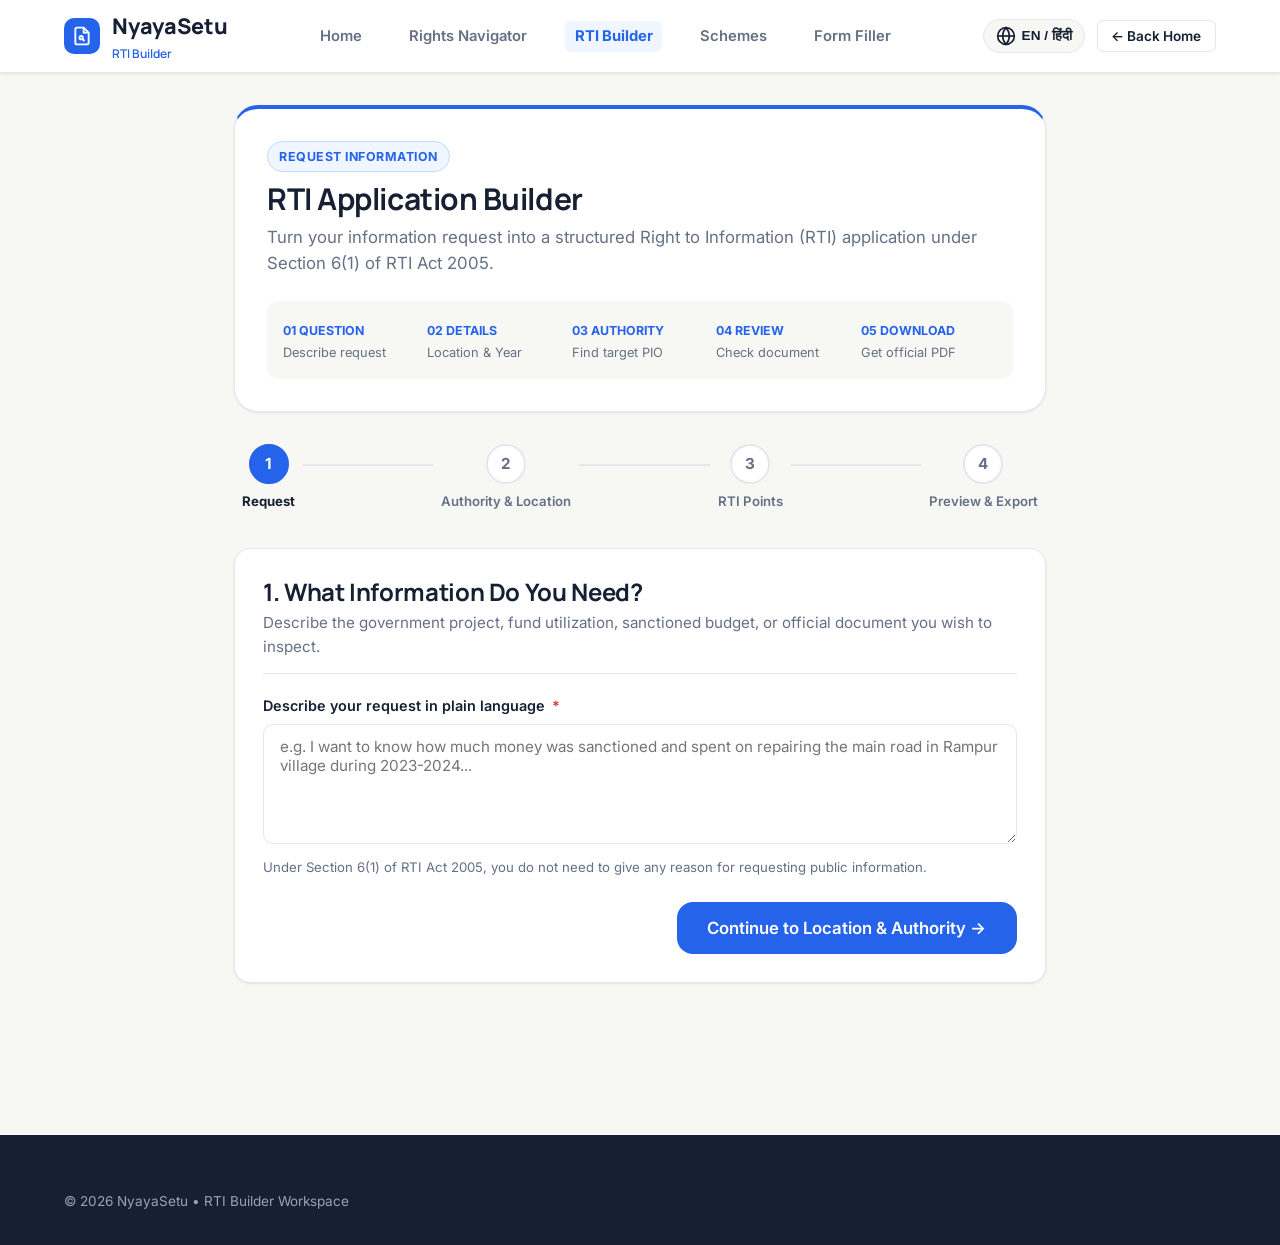
<file: pages/rti.html>
<!DOCTYPE html>
<html lang="en">
<head>
  <meta charset="UTF-8">
  <meta name="viewport" content="width=device-width, initial-scale=1.0">
  <title>RTI Application Builder — NyayaSetu</title>
  <meta name="description" content="Build structured Right to Information (RTI) applications with automatic Public Authority lookup and PDF export.">
  
  <link rel="stylesheet" href="/css/variables.css">
  <link rel="stylesheet" href="/css/base.css">
  <link rel="stylesheet" href="/css/navbar.css">
  <link rel="stylesheet" href="/css/components.css">
  <link rel="stylesheet" href="/css/rti.css">
  <link rel="stylesheet" href="/css/responsive.css">
</head>
<body>

  <!-- Navbar -->
  <header class="navbar">
    <div class="container navbar-container">
      <a href="/" class="brand-logo">
        <div class="logo-icon" style="background-color: var(--accent-rti);">
          <svg class="icon" viewBox="0 0 24 24" fill="none" stroke="currentColor" stroke-width="2.2">
            <path d="M14 2H6a2 2 0 0 0-2 2v16a2 2 0 0 0 2 2h12a2 2 0 0 0 2-2V8z"></path>
            <polyline points="14 2 14 8 20 8"></polyline>
            <circle cx="11" cy="14" r="2"></circle>
            <line x1="12.5" y1="15.5" x2="15" y2="18"></line>
          </svg>
        </div>
        <div>
          <span>NyayaSetu</span>
          <span class="brand-subtext" style="color: var(--accent-rti);">RTI Builder</span>
        </div>
      </a>

      <ul class="nav-links">
        <li><a href="/" class="nav-link">Home</a></li>
        <li><a href="/pages/rights.html" class="nav-link">Rights Navigator</a></li>
        <li><a href="/pages/rti.html" class="nav-link active active-rti">RTI Builder</a></li>
        <li><a href="/pages/schemes.html" class="nav-link">Schemes</a></li>
        <li><a href="/pages/forms.html" class="nav-link">Form Filler</a></li>
      </ul>

      <div class="nav-actions">
        <button class="lang-selector" id="lang-toggle-btn" title="Toggle Language">
          <svg class="icon" viewBox="0 0 24 24" fill="none" stroke="currentColor" stroke-width="2">
            <circle cx="12" cy="12" r="10"></circle>
            <line x1="2" y1="12" x2="22" y2="12"></line>
            <path d="M12 2a15.3 15.3 0 0 1 4 10 15.3 15.3 0 0 1-4 10 15.3 15.3 0 0 1-4-10 15.3 15.3 0 0 1 4-10z"></path>
          </svg>
          <span id="current-lang-text">EN / हिंदी</span>
        </button>
        <a href="/" class="btn btn-sm btn-outline">← Back Home</a>
        <button class="nav-toggle-btn" id="nav-toggle-btn" aria-label="Toggle menu">
          <svg class="icon" viewBox="0 0 24 24" fill="none" stroke="currentColor" stroke-width="2">
            <line x1="3" y1="12" x2="21" y2="12"></line>
            <line x1="3" y1="6" x2="21" y2="6"></line>
            <line x1="3" y1="18" x2="21" y2="18"></line>
          </svg>
        </button>
      </div>
    </div>
  </header>

  <main id="app-main" class="container-narrow" style="padding-top: 2rem;">

    <!-- Feature Overview Landing Header -->
    <div class="feature-landing-header rti-theme">
      <div style="display: flex; align-items: center; gap: 0.75rem; margin-bottom: 0.5rem;">
        <span class="badge" style="background-color: var(--accent-rti-light); color: var(--accent-rti); border: 1px solid var(--accent-rti-border);">
          REQUEST INFORMATION
        </span>
      </div>
      <h2>RTI Application Builder</h2>
      <p style="margin-top: 0.35rem; font-size: 1.05rem;">
        Turn your information request into a structured Right to Information (RTI) application under Section 6(1) of RTI Act 2005.
      </p>
      
      <div style="display: grid; grid-template-columns: repeat(5, 1fr); gap: 0.5rem; margin-top: 1.5rem; background-color: var(--bg-warm); padding: 1rem; border-radius: var(--radius-md);">
        <div>
          <strong style="font-size: 0.775rem; color: var(--accent-rti);">01 QUESTION</strong>
          <div style="font-size: 0.8rem; color: var(--text-secondary);">Describe request</div>
        </div>
        <div>
          <strong style="font-size: 0.775rem; color: var(--accent-rti);">02 DETAILS</strong>
          <div style="font-size: 0.8rem; color: var(--text-secondary);">Location & Year</div>
        </div>
        <div>
          <strong style="font-size: 0.775rem; color: var(--accent-rti);">03 AUTHORITY</strong>
          <div style="font-size: 0.8rem; color: var(--text-secondary);">Find target PIO</div>
        </div>
        <div>
          <strong style="font-size: 0.775rem; color: var(--accent-rti);">04 REVIEW</strong>
          <div style="font-size: 0.8rem; color: var(--text-secondary);">Check document</div>
        </div>
        <div>
          <strong style="font-size: 0.775rem; color: var(--accent-rti);">05 DOWNLOAD</strong>
          <div style="font-size: 0.8rem; color: var(--text-secondary);">Get official PDF</div>
        </div>
      </div>
    </div>

    <!-- Stepper -->
    <div class="stepper stepper-rti">
      <div class="step-item active" id="step-indicator-1">
        <div class="step-number">1</div>
        <span class="step-label">Request</span>
      </div>
      <div class="step-item" id="step-indicator-2">
        <div class="step-number">2</div>
        <span class="step-label">Authority & Location</span>
      </div>
      <div class="step-item" id="step-indicator-3">
        <div class="step-number">3</div>
        <span class="step-label">RTI Points</span>
      </div>
      <div class="step-item" id="step-indicator-4">
        <div class="step-number">4</div>
        <span class="step-label">Preview & Export</span>
      </div>
    </div>

    <!-- Step 1: Query Description -->
    <div id="step-view-1">
      <div class="card">
        <div class="card-header">
          <h2>1. What Information Do You Need?</h2>
          <p>Describe the government project, fund utilization, sanctioned budget, or official document you wish to inspect.</p>
        </div>

        <form id="rti-step-1-form" onsubmit="event.preventDefault();">
          <div class="form-group">
            <label for="rti-query" class="form-label">Describe your request in plain language <span class="required">*</span></label>
            <textarea id="rti-query" class="form-control" placeholder="e.g. I want to know how much money was sanctioned and spent on repairing the main road in Rampur village during 2023-2024..." required></textarea>
            <div class="form-hint">Under Section 6(1) of RTI Act 2005, you do not need to give any reason for requesting public information.</div>
            <div class="form-error">Please enter your request description to proceed.</div>
          </div>

          <div style="display: flex; justify-content: flex-end; margin-top: 1.5rem;">
            <button type="button" class="btn btn-rti btn-lg" id="rti-next-btn-1">
              <span>Continue to Location & Authority →</span>
            </button>
          </div>
        </form>
      </div>
    </div>

    <!-- Step 2: Location and Department Details -->
    <div id="step-view-2" style="display: none;">
      <div class="card">
        <div class="card-header">
          <h2>2. Location & Authority Information</h2>
          <p>This helps locate the correct Public Information Officer (PIO).</p>
        </div>

        <form id="rti-step-2-form" onsubmit="event.preventDefault();">
          <div class="form-group">
            <label for="rti-applicant-name" class="form-label">Applicant Name <span class="required">*</span></label>
            <input type="text" id="rti-applicant-name" class="form-control" placeholder="e.g. Ramesh Kumar" required>
          </div>

          <div style="display: grid; grid-template-columns: 1fr 1fr; gap: 1rem;">
            <div class="form-group">
              <label for="rti-state" class="form-label">State / Union Territory <span class="required">*</span></label>
              <input type="text" id="rti-state" class="form-control" placeholder="e.g. Uttar Pradesh" required>
            </div>
            <div class="form-group">
              <label for="rti-district" class="form-label">District <span class="required">*</span></label>
              <input type="text" id="rti-district" class="form-control" placeholder="e.g. Varanasi" required>
            </div>
          </div>

          <div style="display: grid; grid-template-columns: 1fr 1fr; gap: 1rem;">
            <div class="form-group">
              <label for="rti-block" class="form-label">Block / Village / Ward</label>
              <input type="text" id="rti-block" class="form-control" placeholder="e.g. Pindra Block">
            </div>
            <div class="form-group">
              <label for="rti-year" class="form-label">Approximate Year Range</label>
              <input type="text" id="rti-year" class="form-control" placeholder="e.g. 2023 - 2024">
            </div>
          </div>

          <div style="display: flex; justify-content: space-between; margin-top: 1.5rem;">
            <button type="button" class="btn btn-outline" onclick="Navigation.goToStep(1)">← Back</button>
            <button type="button" class="btn btn-rti btn-lg" id="rti-analyze-btn">
              <span>Find Authority & Draft Points →</span>
            </button>
          </div>
        </form>
      </div>
    </div>

    <!-- Step 3: Recommended Information Points -->
    <div id="step-view-3" style="display: none;">
      <div class="card">
        <div class="card-header">
          <h2>3. Recommended RTI Information Points</h2>
          <p>Review, edit, remove, or add formal questions to include in your application.</p>
        </div>

        <div id="rti-authority-card" class="alert alert-info">
          <!-- Authority details injected dynamically -->
        </div>

        <h4 style="margin-top: 1.5rem; color: var(--primary-navy);">Information Points Requested (Section 6(1)):</h4>
        <div class="rti-points-list" id="rti-points-container">
          <!-- Dynamic RTI points -->
        </div>

        <div style="margin-top: 1rem;">
          <button type="button" class="btn btn-sm btn-outline" id="rti-add-point-btn">+ Add Information Point</button>
        </div>

        <div style="display: flex; justify-content: space-between; margin-top: 2rem;">
          <button type="button" class="btn btn-outline" onclick="Navigation.goToStep(2)">← Back</button>
          <button type="button" class="btn btn-rti btn-lg" id="rti-generate-preview-btn">
            <span>Generate Full Application →</span>
          </button>
        </div>
      </div>
    </div>

    <!-- Step 4: Full Application Preview & Download -->
    <div id="step-view-4" style="display: none;">
      <div class="card">
        <div class="card-header" style="display: flex; justify-content: space-between; align-items: center; flex-wrap: wrap; gap: 0.5rem;">
          <div>
            <h2>4. Formatted RTI Application Preview</h2>
            <p>Please review all details before downloading your official application PDF.</p>
          </div>
        </div>

        <div class="rti-preview-paper" id="rti-preview-paper">
          <!-- Formatted RTI application paper view -->
        </div>

        <div style="display: flex; flex-direction: column; align-items: center; gap: 0.5rem; margin-top: 2rem; padding-top: 1rem; border-top: 1px solid var(--border-color);">
          <div style="display: flex; gap: 1rem; width: 100%; justify-content: space-between; flex-wrap: wrap;">
            <button type="button" class="btn btn-outline" onclick="Navigation.goToStep(3)">← Edit Questions</button>
            <button type="button" class="btn btn-rti btn-lg" id="rti-download-pdf-btn">
              <span>Download PDF ↓</span>
            </button>
          </div>
          <span style="font-size: 0.85rem; color: var(--text-secondary);">Review your application before downloading.</span>
        </div>
      </div>
    </div>

  </main>

  <footer class="footer" style="margin-top: 4rem;">
    <div class="container text-center" style="font-size: 0.85rem; color: #94A3B8;">
      © 2026 NyayaSetu • RTI Builder Workspace
    </div>
  </footer>

  <script src="/js/translator.js"></script>
  <script src="/js/api.js"></script>
  <script src="/js/ui.js"></script>
  <script src="/js/navigation.js"></script>
  <script src="/js/validation.js"></script>
  <script src="/js/rti.js"></script>
</body>
</html>
</file>
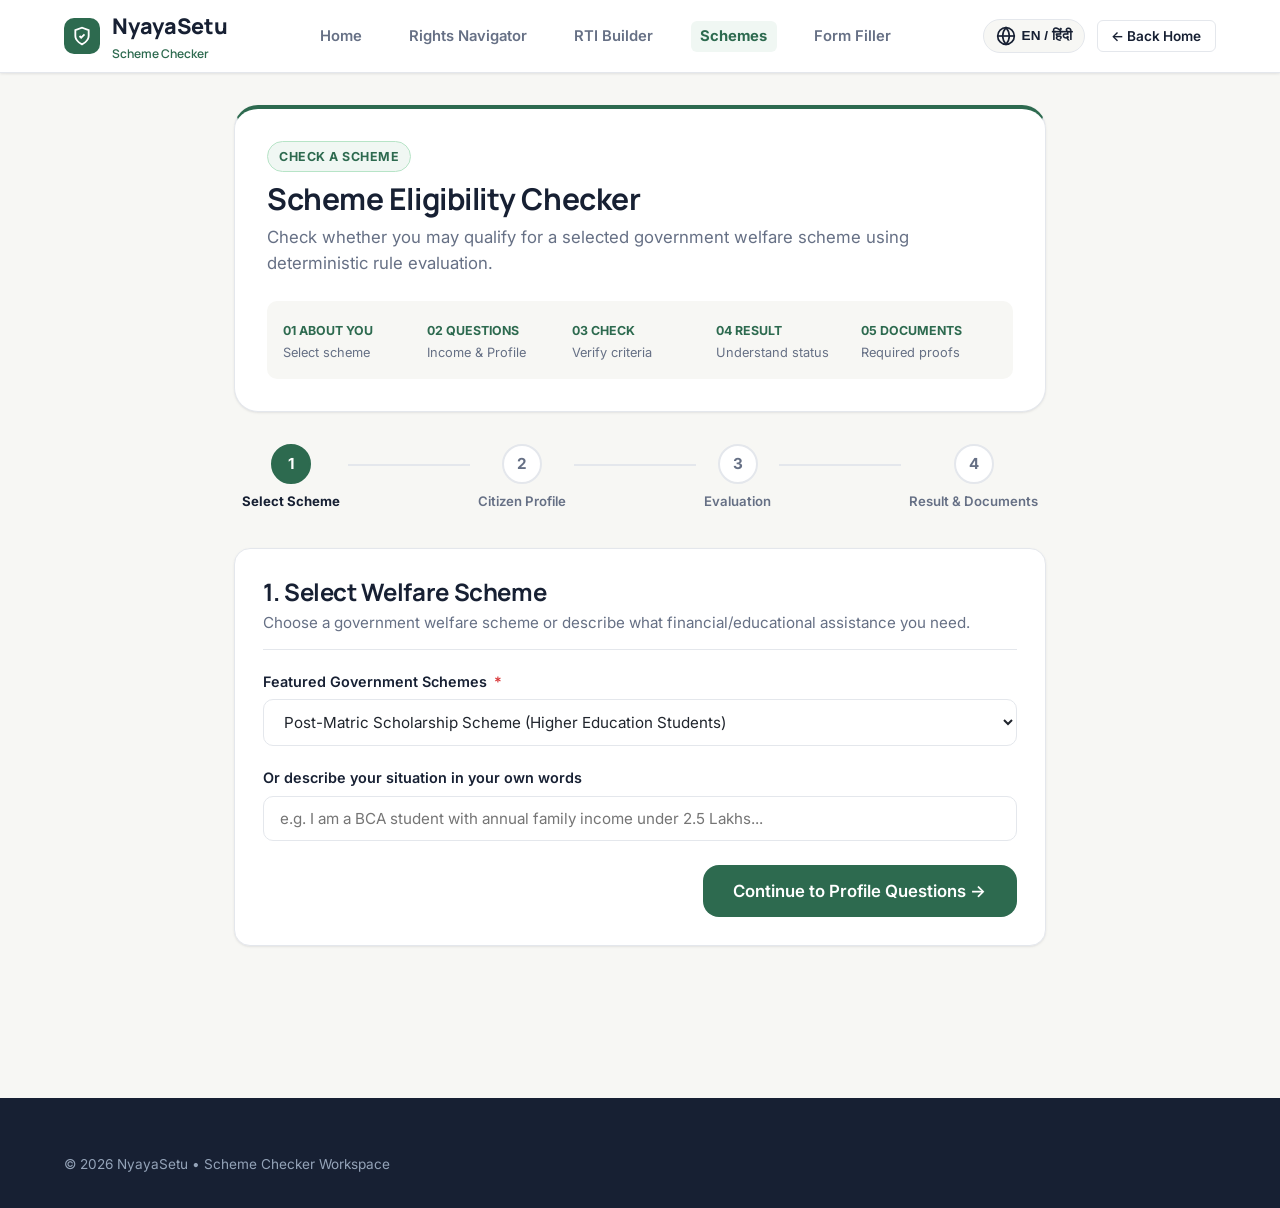
<file: pages/schemes.html>
<!DOCTYPE html>
<html lang="en">
<head>
  <meta charset="UTF-8">
  <meta name="viewport" content="width=device-width, initial-scale=1.0">
  <title>Scheme Eligibility Checker — NyayaSetu</title>
  <meta name="description" content="Check eligibility for government welfare schemes using official guidelines and deterministic rules.">
  
  <link rel="stylesheet" href="/css/variables.css">
  <link rel="stylesheet" href="/css/base.css">
  <link rel="stylesheet" href="/css/navbar.css">
  <link rel="stylesheet" href="/css/components.css">
  <link rel="stylesheet" href="/css/schemes.css">
  <link rel="stylesheet" href="/css/responsive.css">
</head>
<body>

  <!-- Navbar -->
  <header class="navbar">
    <div class="container navbar-container">
      <a href="/" class="brand-logo">
        <div class="logo-icon" style="background-color: var(--accent-scheme);">
          <svg class="icon" viewBox="0 0 24 24" fill="none" stroke="currentColor" stroke-width="2.2">
            <path d="M12 22s8-4 8-10V5l-8-3-8 3v7c0 6 8 10 8 10z"></path>
            <polyline points="9 12 11 14 15 10"></polyline>
          </svg>
        </div>
        <div>
          <span>NyayaSetu</span>
          <span class="brand-subtext" style="color: var(--accent-scheme);">Scheme Checker</span>
        </div>
      </a>

      <ul class="nav-links">
        <li><a href="/" class="nav-link">Home</a></li>
        <li><a href="/pages/rights.html" class="nav-link">Rights Navigator</a></li>
        <li><a href="/pages/rti.html" class="nav-link">RTI Builder</a></li>
        <li><a href="/pages/schemes.html" class="nav-link active active-schemes">Schemes</a></li>
        <li><a href="/pages/forms.html" class="nav-link">Form Filler</a></li>
      </ul>

      <div class="nav-actions">
        <button class="lang-selector" id="lang-toggle-btn" title="Toggle Language">
          <svg class="icon" viewBox="0 0 24 24" fill="none" stroke="currentColor" stroke-width="2">
            <circle cx="12" cy="12" r="10"></circle>
            <line x1="2" y1="12" x2="22" y2="12"></line>
            <path d="M12 2a15.3 15.3 0 0 1 4 10 15.3 15.3 0 0 1-4 10 15.3 15.3 0 0 1-4-10 15.3 15.3 0 0 1 4-10z"></path>
          </svg>
          <span id="current-lang-text">EN / हिंदी</span>
        </button>
        <a href="/" class="btn btn-sm btn-outline">← Back Home</a>
        <button class="nav-toggle-btn" id="nav-toggle-btn" aria-label="Toggle menu">
          <svg class="icon" viewBox="0 0 24 24" fill="none" stroke="currentColor" stroke-width="2">
            <line x1="3" y1="12" x2="21" y2="12"></line>
            <line x1="3" y1="6" x2="21" y2="6"></line>
            <line x1="3" y1="18" x2="21" y2="18"></line>
          </svg>
        </button>
      </div>
    </div>
  </header>

  <main id="app-main" class="container-narrow" style="padding-top: 2rem;">

    <!-- Feature Overview Landing Header -->
    <div class="feature-landing-header scheme-theme">
      <div style="display: flex; align-items: center; gap: 0.75rem; margin-bottom: 0.5rem;">
        <span class="badge" style="background-color: var(--accent-scheme-light); color: var(--accent-scheme); border: 1px solid var(--accent-scheme-border);">
          CHECK A SCHEME
        </span>
      </div>
      <h2>Scheme Eligibility Checker</h2>
      <p style="margin-top: 0.35rem; font-size: 1.05rem;">
        Check whether you may qualify for a selected government welfare scheme using deterministic rule evaluation.
      </p>
      
      <div style="display: grid; grid-template-columns: repeat(5, 1fr); gap: 0.5rem; margin-top: 1.5rem; background-color: var(--bg-warm); padding: 1rem; border-radius: var(--radius-md);">
        <div>
          <strong style="font-size: 0.775rem; color: var(--accent-scheme);">01 ABOUT YOU</strong>
          <div style="font-size: 0.8rem; color: var(--text-secondary);">Select scheme</div>
        </div>
        <div>
          <strong style="font-size: 0.775rem; color: var(--accent-scheme);">02 QUESTIONS</strong>
          <div style="font-size: 0.8rem; color: var(--text-secondary);">Income & Profile</div>
        </div>
        <div>
          <strong style="font-size: 0.775rem; color: var(--accent-scheme);">03 CHECK</strong>
          <div style="font-size: 0.8rem; color: var(--text-secondary);">Verify criteria</div>
        </div>
        <div>
          <strong style="font-size: 0.775rem; color: var(--accent-scheme);">04 RESULT</strong>
          <div style="font-size: 0.8rem; color: var(--text-secondary);">Understand status</div>
        </div>
        <div>
          <strong style="font-size: 0.775rem; color: var(--accent-scheme);">05 DOCUMENTS</strong>
          <div style="font-size: 0.8rem; color: var(--text-secondary);">Required proofs</div>
        </div>
      </div>
    </div>

    <!-- Stepper -->
    <div class="stepper stepper-schemes">
      <div class="step-item active" id="step-indicator-1">
        <div class="step-number">1</div>
        <span class="step-label">Select Scheme</span>
      </div>
      <div class="step-item" id="step-indicator-2">
        <div class="step-number">2</div>
        <span class="step-label">Citizen Profile</span>
      </div>
      <div class="step-item" id="step-indicator-3">
        <div class="step-number">3</div>
        <span class="step-label">Evaluation</span>
      </div>
      <div class="step-item" id="step-indicator-4">
        <div class="step-number">4</div>
        <span class="step-label">Result & Documents</span>
      </div>
    </div>

    <!-- Step 1: Select or Search Scheme -->
    <div id="step-view-1">
      <div class="card">
        <div class="card-header">
          <h2>1. Select Welfare Scheme</h2>
          <p>Choose a government welfare scheme or describe what financial/educational assistance you need.</p>
        </div>

        <form id="scheme-step-1-form" onsubmit="event.preventDefault();">
          <div class="form-group">
            <label for="scheme-select" class="form-label">Featured Government Schemes <span class="required">*</span></label>
            <select id="scheme-select" class="form-control">
              <option value="post_matric_scholarship">Post-Matric Scholarship Scheme (Higher Education Students)</option>
              <option value="pm_kisan">PM Kisan Samman Nidhi (Farmer Financial Benefit)</option>
              <option value="pm_awas_yojana">PM Awas Yojana (Housing Assistance)</option>
              <option value="bocw_welfare">BOCW Construction Worker Welfare Scheme</option>
            </select>
          </div>

          <div class="form-group">
            <label for="scheme-query-alt" class="form-label">Or describe your situation in your own words</label>
            <input type="text" id="scheme-query-alt" class="form-control" placeholder="e.g. I am a BCA student with annual family income under 2.5 Lakhs...">
          </div>

          <div style="display: flex; justify-content: flex-end; margin-top: 1.5rem;">
            <button type="button" class="btn btn-scheme btn-lg" id="scheme-next-btn-1">
              <span>Continue to Profile Questions →</span>
            </button>
          </div>
        </form>
      </div>
    </div>

    <!-- Step 2: Profile Criteria Intake -->
    <div id="step-view-2" style="display: none;">
      <div class="card">
        <div class="card-header">
          <h2>2. Tell Us About Your Profile</h2>
          <p>We use deterministic rule checks combined with official guidelines to evaluate eligibility.</p>
        </div>

        <form id="scheme-step-2-form" onsubmit="event.preventDefault();">
          <div style="display: grid; grid-template-columns: 1fr 1fr; gap: 1rem;">
            <div class="form-group">
              <label for="profile-state" class="form-label">State of Domicile <span class="required">*</span></label>
              <input type="text" id="profile-state" class="form-control" placeholder="e.g. Uttar Pradesh, Bihar, MP" required>
            </div>
            <div class="form-group">
              <label for="profile-category" class="form-label">Social Category <span class="required">*</span></label>
              <select id="profile-category" class="form-control">
                <option value="GEN">General</option>
                <option value="OBC">OBC</option>
                <option value="SC">SC</option>
                <option value="ST">ST</option>
                <option value="EWS">EWS</option>
              </select>
            </div>
          </div>

          <div style="display: grid; grid-template-columns: 1fr 1fr; gap: 1rem;">
            <div class="form-group">
              <label for="profile-income" class="form-label">Annual Family Income (₹) <span class="required">*</span></label>
              <input type="number" id="profile-income" class="form-control" placeholder="e.g. 180000" required>
            </div>
            <div class="form-group">
              <label for="profile-education" class="form-label">Current Course / Occupation <span class="required">*</span></label>
              <input type="text" id="profile-education" class="form-control" placeholder="e.g. BCA / Degree / Farmer" required>
            </div>
          </div>

          <div class="form-group">
            <label for="profile-enrolled" class="form-label">Are you enrolled in a recognized institution / portal?</label>
            <select id="profile-enrolled" class="form-control">
              <option value="yes">Yes, fully enrolled with valid Roll/Aadhaar</option>
              <option value="no">No / Pending admission</option>
            </select>
          </div>

          <div style="display: flex; justify-content: space-between; margin-top: 1.5rem;">
            <button type="button" class="btn btn-outline" onclick="Navigation.goToStep(1)">← Back</button>
            <button type="button" class="btn btn-scheme btn-lg" id="scheme-check-btn">
              <span>Evaluate Eligibility →</span>
            </button>
          </div>
        </form>
      </div>
    </div>

    <!-- Step 3 & 4: Result Container -->
    <div id="step-view-3" style="display: none;">
      <div id="scheme-results-container">
        <!-- Dynamically rendered by schemes.js -->
      </div>
    </div>

  </main>

  <footer class="footer" style="margin-top: 4rem;">
    <div class="container text-center" style="font-size: 0.85rem; color: #94A3B8;">
      © 2026 NyayaSetu • Scheme Checker Workspace
    </div>
  </footer>

  <script src="/js/translator.js"></script>
  <script src="/js/api.js"></script>
  <script src="/js/ui.js"></script>
  <script src="/js/navigation.js"></script>
  <script src="/js/validation.js"></script>
  <script src="/js/schemes.js"></script>
</body>
</html>
</file>
<file: css/variables.css>
/* NyayaSetu Unified Design System Tokens */
@import url('https://fonts.googleapis.com/css2?family=Inter:wght@400;500;600;700&family=Manrope:wght@500;600;700;800&family=Noto+Sans+Devanagari:wght@400;500;600;700&display=swap');

:root {
  /* Core Brand Colors */
  --primary-navy: #172033;
  --primary-navy-hover: #23304b;
  --primary-navy-light: #2c3c5e;
  
  --bg-warm: #F7F7F4;
  --bg-surface: #FFFFFF;
  --bg-surface-elevated: #F9FAFB;
  
  --text-primary: #20252D;
  --text-secondary: #667085;
  --text-muted: #98A2B3;
  --text-on-dark: #FFFFFF;

  /* ----------------------------------------------------
     MODULE 1: RIGHTS NAVIGATOR (Muted Terracotta / Coral)
     ---------------------------------------------------- */
  --accent-rights: #D97745;
  --accent-rights-hover: #C26536;
  --accent-rights-light: #FDF4EF;
  --accent-rights-border: #F5C9B3;

  /* ----------------------------------------------------
     MODULE 2: RTI BUILDER (Deep Blue)
     ---------------------------------------------------- */
  --accent-rti: #2563EB;
  --accent-rti-hover: #1D4ED8;
  --accent-rti-light: #EFF6FF;
  --accent-rti-border: #BFDBFE;

  /* ----------------------------------------------------
     MODULE 3: SCHEME CHECKER (Muted Green)
     ---------------------------------------------------- */
  --accent-scheme: #2D6A4F;
  --accent-scheme-hover: #1B4332;
  --accent-scheme-light: #F0F7F3;
  --accent-scheme-border: #B7E4C7;

  /* ----------------------------------------------------
     MODULE 4: GUIDED FORM FILLER (Muted Indigo / Purple)
     ---------------------------------------------------- */
  --accent-form: #5B5FA8;
  --accent-form-hover: #4A4D8B;
  --accent-form-light: #F4F4FA;
  --accent-form-border: #D1D3EA;

  /* Feedback Colors */
  --success-green: #2D6A4F;
  --success-green-light: #F0F7F3;

  --warning-amber: #D97706;
  --warning-amber-light: #FFFBEB;

  --danger-red: #D9383A;
  --danger-red-light: #FEEFEF;

  /* Borders & Shadows */
  --border-color: #E4E7EC;
  --border-color-hover: #D0D5DD;
  --border-color-focus: #172033;
  
  --shadow-sm: 0 1px 3px rgba(16, 24, 40, 0.06), 0 1px 2px rgba(16, 24, 40, 0.04);
  --shadow-md: 0 4px 14px rgba(16, 24, 40, 0.08);
  --shadow-lg: 0 12px 28px -4px rgba(16, 24, 40, 0.12);
  --shadow-hover: 0 10px 24px -2px rgba(23, 32, 51, 0.12);

  /* Radius */
  --radius-sm: 6px;
  --radius-md: 10px;
  --radius-lg: 16px;
  --radius-xl: 24px;
  --radius-full: 9999px;

  /* Typography */
  --font-sans: 'Inter', 'Manrope', 'Noto Sans Devanagari', -apple-system, BlinkMacSystemFont, 'Segoe UI', Roboto, sans-serif;
  --font-heading: 'Manrope', 'Inter', 'Noto Sans Devanagari', sans-serif;

  /* Transitions */
  --transition-fast: 150ms cubic-bezier(0.4, 0, 0.2, 1);
  --transition-normal: 250ms cubic-bezier(0.4, 0, 0.2, 1);
  --transition-bounce: 350ms cubic-bezier(0.34, 1.56, 0.64, 1);

  /* Layout */
  --max-width-container: 1200px;
  --max-width-narrow: 860px;
}
</file>
<file: css/base.css>
/* NyayaSetu Base Styles & Reset */
*, *::before, *::after {
  box-sizing: border-box;
  margin: 0;
  padding: 0;
}

html {
  font-size: 16px;
  scroll-behavior: smooth;
  -webkit-text-size-adjust: 100%;
}

body {
  font-family: var(--font-sans);
  background-color: var(--bg-warm);
  color: var(--text-primary);
  line-height: 1.6;
  min-height: 100vh;
  display: flex;
  flex-direction: column;
  -webkit-font-smoothing: antialiased;
  -moz-osx-font-smoothing: grayscale;
  overflow-x: hidden;
}

/* Container */
.container {
  width: 100%;
  max-width: var(--max-width-container);
  margin: 0 auto;
  padding: 0 1.5rem;
}

.container-narrow {
  width: 100%;
  max-width: var(--max-width-narrow);
  margin: 0 auto;
  padding: 0 1.5rem;
}

/* Typography */
h1, h2, h3, h4, h5, h6 {
  font-family: var(--font-heading);
  color: var(--primary-navy);
  font-weight: 700;
  line-height: 1.25;
}

h1 { font-size: 2.5rem; letter-spacing: -0.02em; }
h2 { font-size: 1.875rem; letter-spacing: -0.015em; }
h3 { font-size: 1.35rem; }
h4 { font-size: 1.125rem; }

p {
  color: var(--text-secondary);
  font-size: 1rem;
}

a {
  color: var(--primary-navy);
  text-decoration: none;
  transition: color var(--transition-fast);
}

a:hover {
  color: var(--primary-navy-hover);
}

/* Focus Accessibility */
:focus-visible {
  outline: 2px solid var(--primary-navy);
  outline-offset: 2px;
}

/* Page Enter Animation */
.page-enter {
  animation: pageEnter 350ms cubic-bezier(0.16, 1, 0.3, 1) forwards;
}

@keyframes pageEnter {
  from {
    opacity: 0;
    transform: translateY(10px);
  }
  to {
    opacity: 1;
    transform: translateY(0);
  }
}

/* Main Layout */
#app-main {
  flex: 1;
  padding-bottom: 4rem;
  animation: pageEnter 350ms cubic-bezier(0.16, 1, 0.3, 1) forwards;
}

/* SVG Icon Helper */
.icon {
  width: 1.25rem;
  height: 1.25rem;
  display: inline-block;
  vertical-align: middle;
}

/* Reduced Motion Respect */
@media (prefers-reduced-motion: reduce) {
  *, *::before, *::after {
    animation-duration: 0.01ms !important;
    animation-iteration-count: 1 !important;
    transition-duration: 0.01ms !important;
    scroll-behavior: auto !important;
  }
}
</file>
<file: css/navbar.css>
/* NyayaSetu Navbar & Footer Styles */

.navbar {
  background-color: var(--bg-surface);
  border-bottom: 1px solid var(--border-color);
  position: sticky;
  top: 0;
  z-index: 100;
  box-shadow: var(--shadow-sm);
}

.navbar-container {
  display: flex;
  align-items: center;
  justify-content: space-between;
  height: 4.5rem;
}

.brand-logo {
  display: flex;
  align-items: center;
  gap: 0.75rem;
  font-family: var(--font-heading);
  font-weight: 800;
  font-size: 1.35rem;
  color: var(--primary-navy);
  text-decoration: none;
}

.brand-logo:hover {
  color: var(--primary-navy);
}

.logo-icon {
  width: 2.25rem;
  height: 2.25rem;
  background-color: var(--primary-navy);
  border-radius: var(--radius-md);
  display: flex;
  align-items: center;
  justify-content: center;
  color: #FFFFFF;
}

.brand-subtext {
  font-size: 0.75rem;
  font-weight: 600;
  color: var(--text-secondary);
  display: block;
}

.nav-links {
  display: flex;
  align-items: center;
  gap: 1.75rem;
  list-style: none;
}

.nav-link {
  font-weight: 600;
  font-size: 0.925rem;
  color: var(--text-secondary);
  padding: 0.4rem 0.6rem;
  border-radius: var(--radius-sm);
  transition: all var(--transition-fast);
}

.nav-link:hover {
  color: var(--primary-navy);
  background-color: var(--bg-warm);
}

.nav-link.active {
  color: var(--primary-navy);
  font-weight: 700;
  background-color: var(--bg-warm);
}

/* Module Active Line Highlighting */
.nav-link.active-rights { color: var(--accent-rights); background-color: var(--accent-rights-light); }
.nav-link.active-rti { color: var(--accent-rti); background-color: var(--accent-rti-light); }
.nav-link.active-schemes { color: var(--accent-scheme); background-color: var(--accent-scheme-light); }
.nav-link.active-forms { color: var(--accent-form); background-color: var(--accent-form-light); }

.nav-actions {
  display: flex;
  align-items: center;
  gap: 0.75rem;
}

/* Mobile Toggle Hamburger Button */
.nav-toggle-btn {
  display: none;
  background: none;
  border: 1px solid var(--border-color);
  padding: 0.5rem;
  border-radius: var(--radius-md);
  cursor: pointer;
  color: var(--primary-navy);
  transition: all var(--transition-fast);
}

.nav-toggle-btn:hover {
  background-color: var(--bg-warm);
}

.lang-selector {
  display: flex;
  align-items: center;
  gap: 0.35rem;
  background-color: var(--bg-warm);
  border: 1px solid var(--border-color);
  padding: 0.4rem 0.75rem;
  border-radius: var(--radius-full);
  font-size: 0.85rem;
  font-weight: 600;
  color: var(--primary-navy);
  cursor: pointer;
  transition: all var(--transition-fast);
}

.lang-selector:hover {
  border-color: var(--border-color-hover);
  background-color: #EFEFEA;
}

/* Footer */
.footer {
  background-color: var(--primary-navy);
  color: var(--text-on-dark);
  padding: 3.5rem 0 2rem 0;
  margin-top: auto;
}

.footer-grid {
  display: grid;
  grid-template-columns: 2fr repeat(3, 1fr);
  gap: 2.5rem;
  margin-bottom: 3rem;
}

.footer-brand h3 {
  color: #FFFFFF;
  font-size: 1.25rem;
  margin-bottom: 0.5rem;
}

.footer-brand p {
  color: #94A3B8;
  font-size: 0.9rem;
  max-width: 320px;
}

.footer-title {
  color: #E2E8F0;
  font-size: 0.95rem;
  font-weight: 600;
  margin-bottom: 1rem;
  text-transform: uppercase;
  letter-spacing: 0.05em;
}

.footer-links {
  list-style: none;
  display: flex;
  flex-direction: column;
  gap: 0.6rem;
}

.footer-links a {
  color: #94A3B8;
  font-size: 0.9rem;
}

.footer-links a:hover {
  color: #FFFFFF;
}

.footer-bottom {
  border-top: 1px solid rgba(255, 255, 255, 0.1);
  padding-top: 1.5rem;
  display: flex;
  align-items: center;
  justify-content: space-between;
  font-size: 0.85rem;
  color: #64748B;
}

.footer-disclaimer {
  max-width: 600px;
  line-height: 1.4;
}
</file>
<file: css/components.css>
/* NyayaSetu Reusable UI Components */

/* Buttons & Micro-Interactions */
.btn {
  display: inline-flex;
  align-items: center;
  justify-content: center;
  gap: 0.5rem;
  padding: 0.75rem 1.35rem;
  font-family: var(--font-sans);
  font-size: 0.95rem;
  font-weight: 600;
  border-radius: var(--radius-md);
  border: 1px solid transparent;
  cursor: pointer;
  transition: transform var(--transition-fast), box-shadow var(--transition-fast), background-color var(--transition-fast), border-color var(--transition-fast);
  text-decoration: none;
  line-height: 1.2;
  position: relative;
  user-select: none;
}

.btn:hover {
  transform: translateY(-1.5px);
}

.btn:active {
  transform: translateY(0.5px);
}

.btn-primary {
  background-color: var(--primary-navy);
  color: #FFFFFF;
  box-shadow: var(--shadow-sm);
}

.btn-primary:hover {
  background-color: var(--primary-navy-hover);
  color: #FFFFFF;
  box-shadow: var(--shadow-md);
}

/* Module Button Variants */
.btn-rights { background-color: var(--accent-rights); color: #FFFFFF; }
.btn-rights:hover { background-color: var(--accent-rights-hover); color: #FFFFFF; box-shadow: var(--shadow-md); }

.btn-rti { background-color: var(--accent-rti); color: #FFFFFF; }
.btn-rti:hover { background-color: var(--accent-rti-hover); color: #FFFFFF; box-shadow: var(--shadow-md); }

.btn-scheme { background-color: var(--accent-scheme); color: #FFFFFF; }
.btn-scheme:hover { background-color: var(--accent-scheme-hover); color: #FFFFFF; box-shadow: var(--shadow-md); }

.btn-form { background-color: var(--accent-form); color: #FFFFFF; }
.btn-form:hover { background-color: var(--accent-form-hover); color: #FFFFFF; box-shadow: var(--shadow-md); }

.btn-secondary {
  background-color: var(--primary-navy-light);
  color: #FFFFFF;
}

.btn-secondary:hover {
  background-color: var(--primary-navy);
  color: #FFFFFF;
}

.btn-outline {
  background-color: transparent;
  border-color: var(--border-color);
  color: var(--primary-navy);
}

.btn-outline:hover {
  border-color: var(--primary-navy);
  background-color: var(--bg-surface-elevated);
}

.btn-lg {
  padding: 0.95rem 1.85rem;
  font-size: 1.05rem;
  border-radius: var(--radius-lg);
}

.btn-sm {
  padding: 0.45rem 0.85rem;
  font-size: 0.85rem;
  border-radius: var(--radius-sm);
}

.btn:disabled {
  opacity: 0.6;
  cursor: not-allowed;
  transform: none !important;
}

/* Arrow transition inside buttons */
.btn svg {
  transition: transform var(--transition-fast);
}

.btn:hover svg {
  transform: translateX(3px);
}

/* Cards & Workspace Containers */
.card {
  background-color: var(--bg-surface);
  border: 1px solid var(--border-color);
  border-radius: var(--radius-lg);
  padding: 1.75rem;
  box-shadow: var(--shadow-sm);
  transition: transform var(--transition-fast), box-shadow var(--transition-fast), border-color var(--transition-fast);
  margin-bottom: 1.5rem;
}

.card-interactive:hover {
  transform: translateY(-3px);
  box-shadow: var(--shadow-hover);
  border-color: var(--border-color-hover);
}

.card-header {
  margin-bottom: 1.25rem;
  padding-bottom: 0.85rem;
  border-bottom: 1px solid var(--border-color);
}

.card-header h2 {
  font-size: 1.5rem;
}

.card-header p {
  font-size: 0.95rem;
  color: var(--text-secondary);
  margin-top: 0.25rem;
}

/* Feature Overview Headers */
.feature-landing-header {
  background-color: var(--bg-surface);
  border: 1px solid var(--border-color);
  border-radius: var(--radius-xl);
  padding: 2rem;
  margin-bottom: 2rem;
  box-shadow: var(--shadow-sm);
}

.feature-landing-header.rights-theme { border-top: 4px solid var(--accent-rights); }
.feature-landing-header.rti-theme { border-top: 4px solid var(--accent-rti); }
.feature-landing-header.scheme-theme { border-top: 4px solid var(--accent-scheme); }
.feature-landing-header.form-theme { border-top: 4px solid var(--accent-form); }

/* Form Inputs */
.form-group {
  margin-bottom: 1.25rem;
}

.form-label {
  display: block;
  font-weight: 600;
  font-size: 0.9rem;
  color: var(--primary-navy);
  margin-bottom: 0.4rem;
}

.form-label .required {
  color: var(--danger-red);
  margin-left: 0.2rem;
}

.form-control {
  width: 100%;
  padding: 0.75rem 1rem;
  font-family: var(--font-sans);
  font-size: 0.95rem;
  color: var(--text-primary);
  background-color: var(--bg-surface);
  border: 1px solid var(--border-color);
  border-radius: var(--radius-md);
  transition: border-color var(--transition-fast), box-shadow var(--transition-fast);
}

.form-control:focus {
  outline: none;
  border-color: var(--primary-navy);
  box-shadow: 0 0 0 3px rgba(23, 32, 51, 0.1);
}

textarea.form-control {
  min-height: 120px;
  resize: vertical;
}

.form-hint {
  font-size: 0.825rem;
  color: var(--text-secondary);
  margin-top: 0.35rem;
}

.form-error {
  font-size: 0.825rem;
  color: var(--danger-red);
  margin-top: 0.35rem;
  display: none;
}

.form-group.has-error .form-control {
  border-color: var(--danger-red);
}

.form-group.has-error .form-error {
  display: block;
}

/* Stepper Indicator */
.stepper {
  display: flex;
  align-items: center;
  justify-content: space-between;
  margin-bottom: 2.25rem;
  position: relative;
}

.stepper::before {
  content: '';
  position: absolute;
  top: 1.25rem;
  left: 2rem;
  right: 2rem;
  height: 2px;
  background-color: var(--border-color);
  z-index: 1;
}

.step-item {
  position: relative;
  z-index: 2;
  display: flex;
  flex-direction: column;
  align-items: center;
  gap: 0.4rem;
  background-color: var(--bg-warm);
  padding: 0 0.5rem;
}

.step-number {
  width: 2.5rem;
  height: 2.5rem;
  border-radius: var(--radius-full);
  background-color: var(--bg-surface);
  border: 2px solid var(--border-color);
  display: flex;
  align-items: center;
  justify-content: center;
  font-weight: 700;
  font-size: 0.95rem;
  color: var(--text-secondary);
  transition: all var(--transition-normal);
}

.step-item.active .step-number {
  border-color: var(--primary-navy);
  background-color: var(--primary-navy);
  color: #FFFFFF;
}

/* Module-specific Stepper Active Colors */
.stepper-rights .step-item.active .step-number { border-color: var(--accent-rights); background-color: var(--accent-rights); }
.stepper-rti .step-item.active .step-number { border-color: var(--accent-rti); background-color: var(--accent-rti); }
.stepper-schemes .step-item.active .step-number { border-color: var(--accent-scheme); background-color: var(--accent-scheme); }
.stepper-forms .step-item.active .step-number { border-color: var(--accent-form); background-color: var(--accent-form); }

.step-item.completed .step-number {
  border-color: var(--success-green);
  background-color: var(--success-green);
  color: #FFFFFF;
}

.step-label {
  font-size: 0.825rem;
  font-weight: 600;
  color: var(--text-secondary);
}

.step-item.active .step-label {
  color: var(--primary-navy);
  font-weight: 700;
}

/* Badges */
.badge {
  display: inline-flex;
  align-items: center;
  gap: 0.35rem;
  padding: 0.3rem 0.7rem;
  font-size: 0.775rem;
  font-weight: 700;
  border-radius: var(--radius-full);
  text-transform: uppercase;
  letter-spacing: 0.04em;
}

.badge-success {
  background-color: var(--success-green-light);
  color: var(--success-green);
  border: 1px solid rgba(45, 106, 79, 0.25);
}

.badge-warning {
  background-color: var(--warning-amber-light);
  color: var(--warning-amber);
  border: 1px solid rgba(217, 119, 6, 0.25);
}

.badge-danger {
  background-color: var(--danger-red-light);
  color: var(--danger-red);
  border: 1px solid rgba(217, 56, 58, 0.25);
}

.badge-neutral {
  background-color: var(--bg-surface-elevated);
  color: var(--text-secondary);
  border: 1px solid var(--border-color);
}

/* Verified Source Cards & Compact Sources */
.compact-sources-card summary::-webkit-details-marker {
  display: none;
}
.compact-sources-card summary:hover {
  color: var(--primary-navy-hover);
}

.source-card {
  background-color: var(--bg-surface);
  border: 1px solid var(--border-color);
  border-radius: var(--radius-md);
  padding: 1.15rem;
  margin-top: 0.85rem;
  transition: transform var(--transition-fast);
}

.source-card:hover {
  transform: translateY(-2px);
  border-color: var(--border-color-hover);
}

.source-card-header {
  display: flex;
  align-items: center;
  justify-content: space-between;
  margin-bottom: 0.5rem;
  gap: 0.5rem;
}

.source-title {
  font-weight: 700;
  font-size: 0.975rem;
  color: var(--primary-navy);
}

.source-snippet {
  font-size: 0.875rem;
  color: var(--text-secondary);
  background-color: var(--bg-warm);
  padding: 0.75rem 0.95rem;
  border-radius: var(--radius-sm);
  border-left: 3px solid var(--primary-navy);
  margin-top: 0.6rem;
  font-style: italic;
}

/* Alerts */
.alert {
  padding: 1rem 1.25rem;
  border-radius: var(--radius-md);
  margin-bottom: 1.25rem;
  display: flex;
  gap: 0.75rem;
  align-items: flex-start;
  font-size: 0.9rem;
  line-height: 1.5;
}

.alert-info {
  background-color: #EFF6FF;
  border: 1px solid #BFDBFE;
  color: #1E40AF;
}

.alert-warning {
  background-color: var(--warning-amber-light);
  border: 1px solid #FDE68A;
  color: #92400E;
}

.alert-success {
  background-color: var(--success-green-light);
  border: 1px solid #BBF7D0;
  color: #166534;
}

/* Skeleton & Loading Animation */
.spinner {
  width: 2rem;
  height: 2rem;
  border: 3px solid var(--border-color);
  border-top-color: var(--primary-navy);
  border-radius: 50%;
  animation: spin 0.8s linear infinite;
}

@keyframes spin {
  to { transform: rotate(360deg); }
}

.loading-container {
  display: flex;
  flex-direction: column;
  align-items: center;
  justify-content: center;
  padding: 3.5rem 1rem;
  gap: 1.25rem;
  text-align: center;
}

.loading-text {
  font-weight: 600;
  font-size: 1.05rem;
  color: var(--primary-navy);
}

.skeleton-box {
  width: 100%;
  height: 1.25rem;
  background: linear-gradient(90deg, #F0F0F0 25%, #E4E4E4 50%, #F0F0F0 75%);
  background-size: 200% 100%;
  animation: skeletonLoading 1.5s infinite;
  border-radius: var(--radius-sm);
  margin-bottom: 0.75rem;
}

@keyframes skeletonLoading {
  0% { background-position: 200% 0; }
  100% { background-position: -200% 0; }
}

/* Interactive Checklist */
.checklist-item {
  display: flex;
  align-items: flex-start;
  gap: 0.75rem;
  padding: 0.6rem 0;
  border-bottom: 1px solid var(--border-color);
  font-size: 0.95rem;
  color: var(--text-primary);
}

.checklist-item:last-child {
  border-bottom: none;
}

.checklist-item input[type="checkbox"] {
  width: 1.15rem;
  height: 1.15rem;
  accent-color: var(--primary-navy);
  cursor: pointer;
  margin-top: 0.15rem;
}

/* Action Steps Timeline */
.action-step-item {
  display: flex;
  align-items: flex-start;
  gap: 1rem;
  padding: 1rem 0;
  border-bottom: 1px dashed var(--border-color);
}

.action-step-item:last-child {
  border-bottom: none;
}

.step-num-badge {
  width: 2rem;
  height: 2rem;
  border-radius: var(--radius-full);
  background-color: var(--primary-navy);
  color: #FFFFFF;
  font-weight: 700;
  font-size: 0.9rem;
  display: flex;
  align-items: center;
  justify-content: center;
  flex-shrink: 0;
}
</file>
<file: css/home.css>
/* NyayaSetu Homepage Specific Styles */

/* Hero Section */
.hero-section {
  padding: 4rem 0 3.5rem 0;
  text-align: center;
  position: relative;
}

.hero-tag {
  display: inline-flex;
  align-items: center;
  gap: 0.5rem;
  background-color: var(--accent-rights-light);
  color: var(--accent-rights);
  padding: 0.4rem 1.1rem;
  border-radius: var(--radius-full);
  font-size: 0.85rem;
  font-weight: 700;
  margin-bottom: 1.5rem;
  border: 1px solid var(--accent-rights-border);
}

.hero-title {
  font-size: 3rem;
  color: var(--primary-navy);
  margin-bottom: 1.25rem;
  max-width: 860px;
  margin-left: auto;
  margin-right: auto;
  line-height: 1.15;
}

.hero-subtitle {
  font-size: 1.15rem;
  color: var(--text-secondary);
  max-width: 700px;
  margin: 0 auto 2.5rem auto;
  line-height: 1.6;
}

/* Large Hero Problem Textarea & Voice Bar */
.hero-input-box {
  background-color: var(--bg-surface);
  border: 2px solid var(--border-color);
  border-radius: var(--radius-xl);
  padding: 1rem 1.25rem;
  box-shadow: var(--shadow-lg);
  max-width: 820px;
  margin: 0 auto 1.5rem auto;
  display: flex;
  flex-direction: column;
  gap: 0.75rem;
  transition: border-color var(--transition-fast), box-shadow var(--transition-fast);
  text-align: left;
}

.hero-input-box:focus-within {
  border-color: var(--primary-navy);
  box-shadow: 0 10px 32px rgba(23, 32, 51, 0.12);
}

.hero-textarea-wrapper {
  position: relative;
  width: 100%;
}

.hero-textarea {
  width: 100%;
  min-height: 110px;
  max-height: 240px;
  border: none;
  background: transparent;
  padding: 0.25rem 0.5rem;
  font-size: 1.05rem;
  font-family: var(--font-sans);
  color: var(--text-primary);
  line-height: 1.5;
  resize: vertical;
}

.hero-textarea:focus {
  outline: none;
}

.hero-textarea::placeholder {
  color: var(--text-muted);
}

.hero-input-actions {
  display: flex;
  align-items: center;
  justify-content: space-between;
  border-top: 1px solid var(--border-color);
  padding-top: 0.75rem;
  flex-wrap: wrap;
  gap: 0.75rem;
}

.hero-input-tools {
  display: flex;
  align-items: center;
  gap: 0.75rem;
}

/* Microphone Voice Input Button */
.mic-btn {
  display: inline-flex;
  align-items: center;
  gap: 0.4rem;
  background-color: var(--bg-warm);
  border: 1px solid var(--border-color);
  padding: 0.45rem 0.85rem;
  border-radius: var(--radius-full);
  font-size: 0.85rem;
  font-weight: 600;
  color: var(--primary-navy);
  cursor: pointer;
  transition: all var(--transition-fast);
}

.mic-btn:hover {
  background-color: #EFEFEA;
  border-color: var(--border-color-hover);
}

.mic-btn.listening {
  background-color: var(--danger-red-light);
  color: var(--danger-red);
  border-color: rgba(217, 56, 58, 0.4);
  animation: pulseMic 1.2s infinite alternate;
}

@keyframes pulseMic {
  from { box-shadow: 0 0 0 0 rgba(217, 56, 58, 0.4); }
  to { box-shadow: 0 0 0 8px rgba(217, 56, 58, 0); }
}

.clear-text-btn {
  background: none;
  border: none;
  font-size: 0.825rem;
  color: var(--text-muted);
  cursor: pointer;
  display: none;
  padding: 0.25rem 0.5rem;
  border-radius: var(--radius-sm);
}

.clear-text-btn:hover {
  color: var(--danger-red);
  background-color: var(--danger-red-light);
}

/* Quick Examples Pills */
.hero-examples {
  display: flex;
  align-items: center;
  justify-content: center;
  gap: 0.6rem;
  flex-wrap: wrap;
  max-width: 840px;
  margin: 0 auto;
}

.hero-examples-label {
  font-size: 0.85rem;
  font-weight: 600;
  color: var(--text-secondary);
}

.example-pill {
  background-color: var(--bg-surface);
  border: 1px solid var(--border-color);
  padding: 0.4rem 0.9rem;
  border-radius: var(--radius-full);
  font-size: 0.825rem;
  color: var(--text-secondary);
  cursor: pointer;
  transition: all var(--transition-fast);
}

.example-pill:hover {
  background-color: var(--primary-navy);
  color: #FFFFFF;
  border-color: var(--primary-navy);
  transform: translateY(-1px);
}

/* Extraction & Confirmation Card */
.confirmation-modal-card {
  background-color: var(--bg-surface);
  border: 2px solid var(--primary-navy);
  border-radius: var(--radius-xl);
  padding: 1.75rem;
  box-shadow: var(--shadow-lg);
  max-width: 820px;
  margin: 2rem auto 0 auto;
  text-align: left;
  animation: pageEnter 300ms ease forwards;
}

.confirmation-grid {
  display: grid;
  grid-template-columns: repeat(auto-fit, minmax(180px, 1fr));
  gap: 1rem;
  background-color: var(--bg-warm);
  padding: 1.25rem;
  border-radius: var(--radius-md);
  margin: 1rem 0 1.5rem 0;
}

.confirmation-item {
  display: flex;
  flex-direction: column;
}

.confirmation-item-label {
  font-size: 0.775rem;
  font-weight: 700;
  text-transform: uppercase;
  color: var(--text-secondary);
  margin-bottom: 0.2rem;
}

.confirmation-item-value {
  font-size: 0.975rem;
  font-weight: 600;
  color: var(--primary-navy);
}

/* Services Grid Section & 4 Visual Identities */
.services-section {
  padding: 4rem 0;
}

.section-header {
  text-align: center;
  margin-bottom: 3rem;
}

.section-header h2 {
  font-size: 2rem;
  margin-bottom: 0.5rem;
}

.services-grid {
  display: grid;
  grid-template-columns: repeat(2, 1fr);
  gap: 1.75rem;
}

.service-card {
  background-color: var(--bg-surface);
  border: 1px solid var(--border-color);
  border-radius: var(--radius-xl);
  padding: 2rem;
  display: flex;
  flex-direction: column;
  justify-content: space-between;
  gap: 1.5rem;
  transition: transform var(--transition-fast), box-shadow var(--transition-fast), border-color var(--transition-fast);
  text-decoration: none;
  color: inherit;
  box-shadow: var(--shadow-sm);
  position: relative;
  overflow: hidden;
}

.service-card:hover {
  transform: translateY(-4px);
  box-shadow: var(--shadow-hover);
}

.service-icon-box {
  width: 3.25rem;
  height: 3.25rem;
  border-radius: var(--radius-md);
  display: flex;
  align-items: center;
  justify-content: center;
  font-size: 1.5rem;
  margin-bottom: 1.25rem;
  transition: all var(--transition-fast);
}

/* Feature Visual Identities */
/* 1. Rights Navigator */
#card-rights { border-top: 4px solid var(--accent-rights); }
#card-rights .service-icon-box { background-color: var(--accent-rights-light); color: var(--accent-rights); }
#card-rights:hover { border-color: var(--accent-rights); }
#card-rights .service-link-text { color: var(--accent-rights); }

/* 2. RTI Builder */
#card-rti { border-top: 4px solid var(--accent-rti); }
#card-rti .service-icon-box { background-color: var(--accent-rti-light); color: var(--accent-rti); }
#card-rti:hover { border-color: var(--accent-rti); }
#card-rti .service-link-text { color: var(--accent-rti); }

/* 3. Scheme Checker */
#card-schemes { border-top: 4px solid var(--accent-scheme); }
#card-schemes .service-icon-box { background-color: var(--accent-scheme-light); color: var(--accent-scheme); }
#card-schemes:hover { border-color: var(--accent-scheme); }
#card-schemes .service-link-text { color: var(--accent-scheme); }

/* 4. Form Filler */
#card-forms { border-top: 4px solid var(--accent-form); }
#card-forms .service-icon-box { background-color: var(--accent-form-light); color: var(--accent-form); }
#card-forms:hover { border-color: var(--accent-form); }
#card-forms .service-link-text { color: var(--accent-form); }

.service-card h3 {
  font-size: 1.35rem;
  margin-bottom: 0.5rem;
}

.service-card p {
  font-size: 0.95rem;
  color: var(--text-secondary);
  line-height: 1.5;
}

.service-link-text {
  font-weight: 700;
  font-size: 0.9rem;
  display: flex;
  align-items: center;
  gap: 0.35rem;
}

/* How It Works Section */
.how-it-works-section {
  padding: 4rem 0;
  background-color: var(--bg-surface);
  border-radius: var(--radius-xl);
  border: 1px solid var(--border-color);
  margin-bottom: 4rem;
}

.steps-grid {
  display: grid;
  grid-template-columns: repeat(4, 1fr);
  gap: 1.5rem;
  padding: 0 2rem;
}

.step-card {
  position: relative;
}

.step-badge {
  font-family: var(--font-heading);
  font-size: 2.25rem;
  font-weight: 800;
  color: var(--primary-navy);
  opacity: 0.85;
  margin-bottom: 0.5rem;
}

.step-card h4 {
  font-size: 1.15rem;
  margin-bottom: 0.4rem;
}

.step-card p {
  font-size: 0.875rem;
  color: var(--text-secondary);
}

/* Trust Banner */
.trust-banner {
  background-color: var(--primary-navy);
  color: #FFFFFF;
  border-radius: var(--radius-lg);
  padding: 2.5rem 2rem;
  display: flex;
  align-items: center;
  justify-content: space-between;
  gap: 2rem;
}

.trust-content h3 {
  color: #FFFFFF;
  font-size: 1.4rem;
  margin-bottom: 0.4rem;
}

.trust-content p {
  color: #94A3B8;
  font-size: 0.95rem;
}
</file>
<file: css/responsive.css>
/* NyayaSetu Comprehensive Responsive Design */

/* Large Desktop (1440px +) */
@media (min-width: 1440px) {
  .hero-title {
    font-size: 3.25rem;
  }
}

/* Laptop / Medium Screen (1024px) */
@media (max-width: 1024px) {
  .hero-title {
    font-size: 2.5rem;
  }

  .container, .container-narrow {
    padding: 0 1.25rem;
  }

  .steps-grid {
    grid-template-columns: repeat(2, 1fr);
    gap: 1.5rem;
  }
}

/* Tablet (768px - 992px) */
@media (max-width: 992px) {
  .hero-title {
    font-size: 2.2rem;
  }

  .services-grid {
    grid-template-columns: 1fr;
    gap: 1.5rem;
  }

  .footer-grid {
    grid-template-columns: repeat(2, 1fr);
    gap: 2rem;
  }

  /* Force multi-column form grids to stack */
  div[style*="grid-template-columns"] {
    grid-template-columns: 1fr !important;
  }
}

/* Mobile & Small Tablet (768px and below) */
@media (max-width: 768px) {
  .navbar-container {
    height: 4rem;
  }

  .nav-toggle-btn {
    display: inline-flex;
  }

  .nav-links {
    display: none;
    position: absolute;
    top: 4rem;
    left: 0;
    right: 0;
    background-color: var(--bg-surface);
    flex-direction: column;
    padding: 1.25rem 1.5rem;
    gap: 0.75rem;
    border-bottom: 1px solid var(--border-color);
    box-shadow: var(--shadow-md);
    z-index: 99;
  }

  .nav-links.active {
    display: flex;
    animation: pageEnter 200ms ease forwards;
  }

  .nav-link {
    width: 100%;
    padding: 0.65rem 0.85rem;
    display: block;
  }

  .hero-section {
    padding: 2.5rem 0 2rem 0;
  }

  .hero-title {
    font-size: 1.85rem;
    line-height: 1.25;
  }

  .hero-subtitle {
    font-size: 0.975rem;
    margin-bottom: 1.75rem;
  }

  .hero-input-box {
    padding: 0.85rem;
    border-radius: var(--radius-lg);
  }

  .hero-input-actions {
    flex-direction: column;
    align-items: stretch;
  }

  .hero-input-tools {
    justify-content: space-between;
  }

  .hero-input-actions button[type="submit"], 
  .hero-input-actions .btn-primary {
    width: 100%;
  }

  /* Compact Stepper on Mobile */
  .stepper {
    flex-wrap: wrap;
    gap: 0.75rem;
    justify-content: center;
    margin-bottom: 1.75rem;
  }

  .stepper::before {
    display: none;
  }

  .step-item {
    flex-direction: row;
    background-color: var(--bg-surface);
    padding: 0.35rem 0.75rem;
    border-radius: var(--radius-full);
    border: 1px solid var(--border-color);
  }

  .step-number {
    width: 1.65rem;
    height: 1.65rem;
    font-size: 0.75rem;
  }

  .steps-grid {
    grid-template-columns: 1fr;
    padding: 0 1rem;
  }

  .trust-banner {
    flex-direction: column;
    text-align: center;
    padding: 1.75rem 1.25rem;
  }

  .footer-grid {
    grid-template-columns: 1fr;
    gap: 1.75rem;
  }

  .footer-bottom {
    flex-direction: column;
    gap: 1rem;
    text-align: center;
  }

  .confirmation-grid {
    grid-template-columns: 1fr;
  }

  .review-summary-grid {
    grid-template-columns: 1fr;
  }
}

/* Small Mobile Screens (375px and 320px) */
@media (max-width: 400px) {
  .hero-title {
    font-size: 1.6rem;
  }

  .hero-tag {
    font-size: 0.775rem;
    padding: 0.3rem 0.85rem;
  }

  .btn-lg {
    padding: 0.8rem 1.25rem;
    font-size: 0.95rem;
  }

  .example-pill {
    font-size: 0.775rem;
    padding: 0.3rem 0.7rem;
  }

  .card {
    padding: 1.25rem;
  }
}
</file>
<file: css/forms.css>
/* Form Filler Specific Styles */
.form-step-card {
  background-color: var(--bg-surface);
  border: 1px solid var(--border-color);
  border-radius: var(--radius-lg);
  padding: 2rem;
  box-shadow: var(--shadow-sm);
}

.review-summary-grid {
  display: grid;
  grid-template-columns: repeat(2, 1fr);
  gap: 1rem;
  margin-top: 1rem;
}

.review-item {
  background-color: var(--bg-warm);
  padding: 0.75rem 1rem;
  border-radius: var(--radius-md);
  border: 1px solid var(--border-color);
}

.review-item-label {
  font-size: 0.8rem;
  color: var(--text-secondary);
  font-weight: 600;
}

.review-item-value {
  font-size: 0.95rem;
  color: var(--primary-navy);
  font-weight: 600;
  margin-top: 0.2rem;
}
</file>
<file: css/rights.css>
/* Rights Navigator Specific Styles */
.rights-container {
  max-width: var(--max-width-narrow);
  margin: 2rem auto;
}

.action-plan-list {
  display: flex;
  flex-direction: column;
  gap: 1rem;
  margin: 1rem 0;
}

.action-step-item {
  display: flex;
  gap: 1rem;
  background-color: var(--bg-surface);
  border: 1px solid var(--border-color);
  padding: 1.25rem;
  border-radius: var(--radius-md);
}

.step-num-badge {
  width: 2rem;
  height: 2rem;
  background-color: var(--primary-navy);
  color: #FFFFFF;
  border-radius: 50%;
  display: flex;
  align-items: center;
  justify-content: center;
  font-weight: 700;
  font-size: 0.9rem;
  flex-shrink: 0;
}
</file>
<file: css/rti.css>
/* RTI Builder Specific Styles */
.rti-points-list {
  display: flex;
  flex-direction: column;
  gap: 0.75rem;
  margin-top: 1rem;
}

.rti-point-item {
  display: flex;
  align-items: center;
  gap: 0.75rem;
  background-color: var(--bg-surface-elevated);
  border: 1px solid var(--border-color);
  padding: 0.75rem 1rem;
  border-radius: var(--radius-md);
}

.rti-point-item input[type="text"] {
  flex: 1;
  border: 1px solid var(--border-color);
  padding: 0.5rem 0.75rem;
  border-radius: var(--radius-sm);
}

.rti-preview-paper {
  background-color: #FFFFFF;
  border: 1px solid var(--border-color);
  padding: 2.5rem;
  border-radius: var(--radius-sm);
  box-shadow: var(--shadow-md);
  font-family: 'Times New Roman', Times, serif;
  line-height: 1.6;
}
</file>
<file: css/schemes.css>
/* Scheme Checker Specific Styles */
.eligibility-status-banner {
  padding: 1.5rem;
  border-radius: var(--radius-lg);
  display: flex;
  align-items: center;
  gap: 1.25rem;
  margin-bottom: 1.5rem;
}

.status-eligible {
  background-color: var(--success-green-light);
  border: 1px solid var(--success-green);
  color: var(--success-green);
}

.status-ineligible {
  background-color: var(--danger-red-light);
  border: 1px solid var(--danger-red);
  color: var(--danger-red);
}

.status-needs-info {
  background-color: var(--warning-amber-light);
  border: 1px solid var(--warning-amber);
  color: var(--warning-amber);
}

.doc-checklist {
  list-style: none;
  display: flex;
  flex-direction: column;
  gap: 0.5rem;
  margin-top: 0.75rem;
}

.doc-checklist li {
  display: flex;
  align-items: center;
  gap: 0.5rem;
  font-size: 0.95rem;
}
</file>
